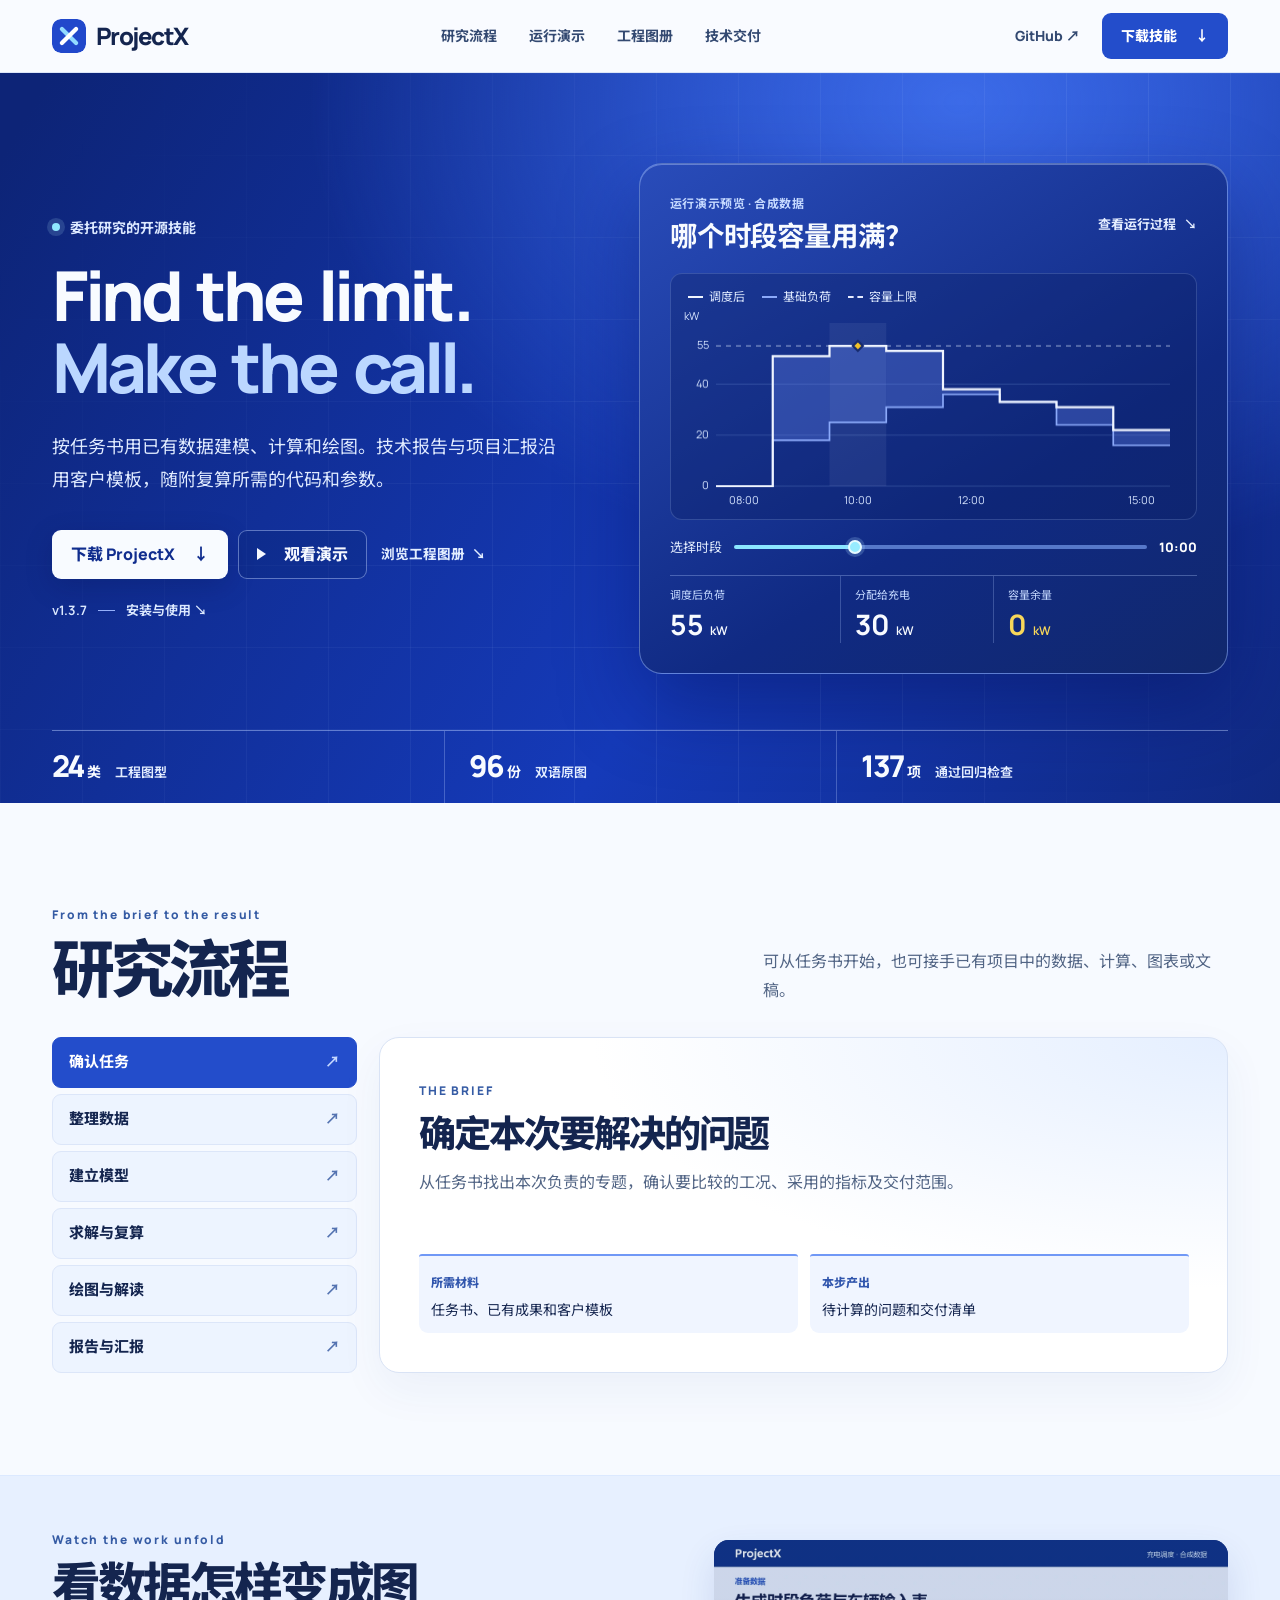
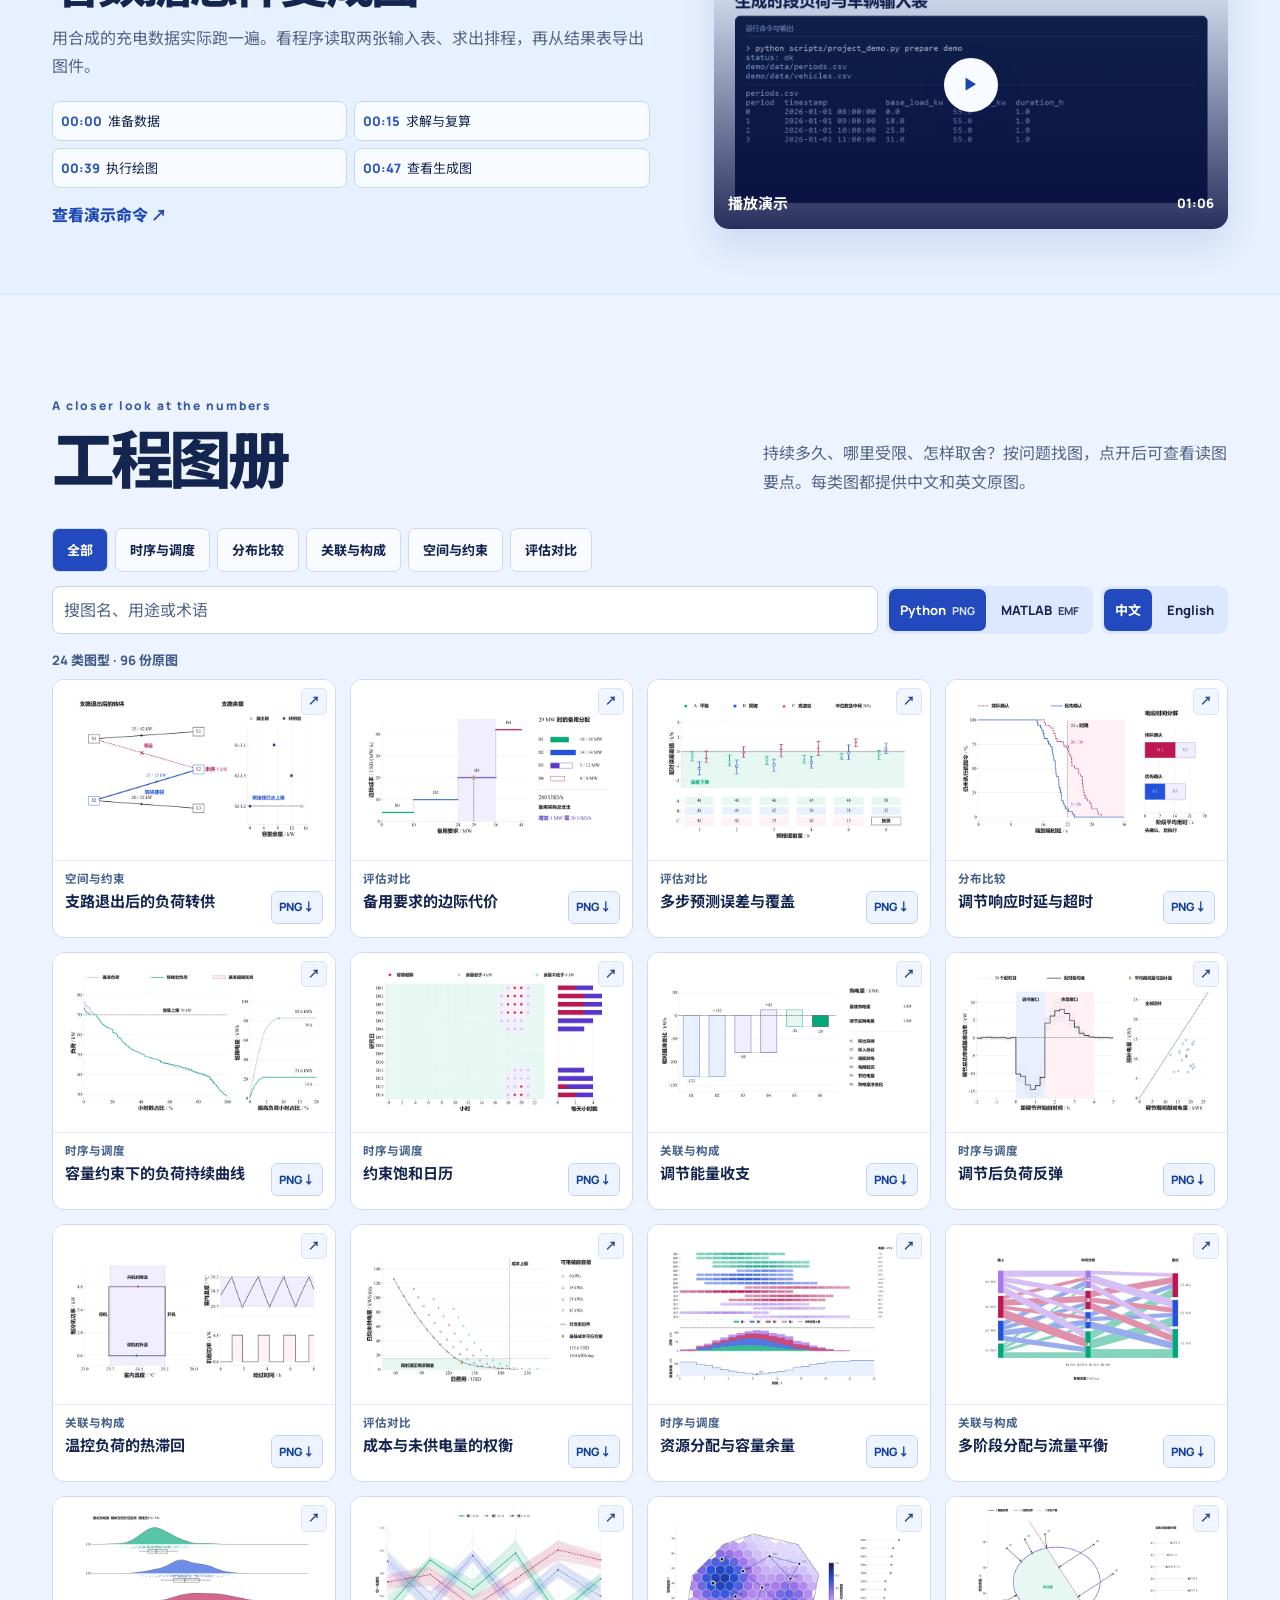
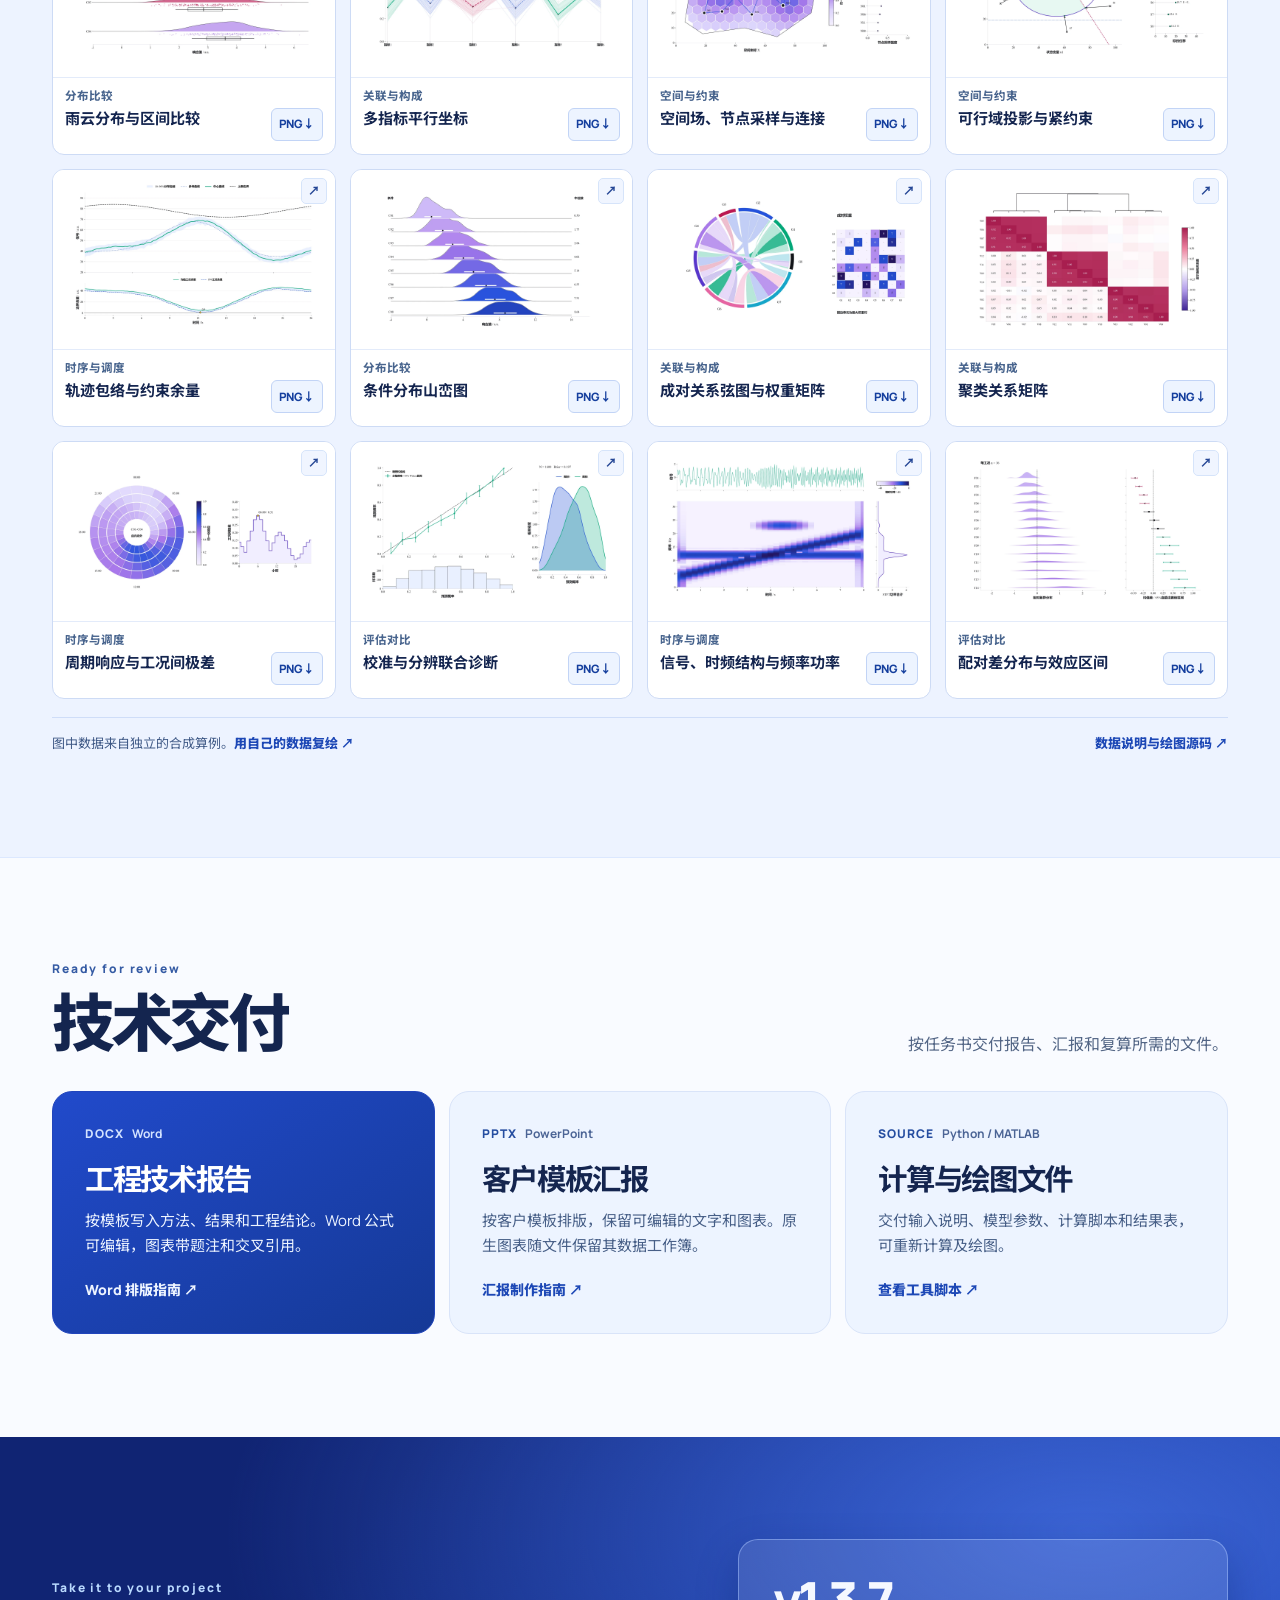
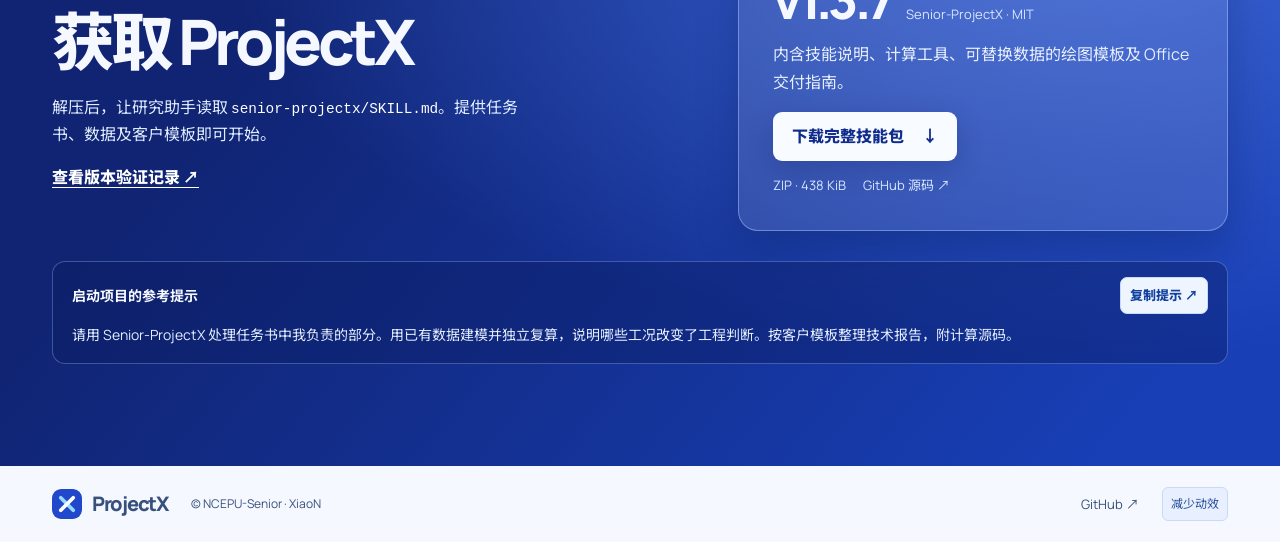
<file: docs/index.html>
<!doctype html>
<html lang="zh-CN">
<head>
  <meta charset="utf-8">
  <meta name="viewport" content="width=device-width, initial-scale=1">
  <meta name="theme-color" content="#0c35a8">
  <meta name="description" content="ProjectX 是横向委托研究技能。按任务书处理数据、建模计算及绘图，按客户模板编写技术报告或项目汇报。">
  <meta property="og:title" content="ProjectX — Find the limit. Make the call.">
  <meta property="og:description" content="面向委托研究的开源技能。查看工程图册或下载 ProjectX。">
  <meta property="og:type" content="website">
  <meta property="og:url" content="https://xiaonshen1031-eng.github.io/ProjectX/">
  <link rel="canonical" href="https://xiaonshen1031-eng.github.io/ProjectX/">
  <link rel="icon" href="assets/icon.svg?v=blue" type="image/svg+xml">
  <link rel="preload" href="assets/fonts/Manrope.woff2" as="font" type="font/woff2" crossorigin>
  <link rel="preload" href="assets/fonts/ProjectX-SansSC.woff2?v=137" as="font" type="font/woff2" crossorigin>
  <link rel="stylesheet" href="styles.css?v=137">
  <script src="app.js?v=137" defer></script>
  <script src="load-preview.js?v=122" defer></script>
  <title>ProjectX — Find the limit. Make the call.</title>
</head>
<body>
  <a class="skip-link" href="#main">跳到正文</a>
  <header class="site-header">
    <div class="shell header-inner">
      <a class="brand" href="#top" aria-label="ProjectX 首页">
        <img src="assets/icon.svg?v=blue" alt="" width="34" height="34">
        <span>ProjectX</span>
      </a>
      <nav id="site-nav" aria-label="主导航">
        <a href="#workflow">研究流程</a>
        <a href="#film">运行演示</a>
        <a href="#gallery">工程图册</a>
        <a href="#deliverables">技术交付</a>
        <a class="mobile-source" href="https://github.com/xiaonshen1031-eng/ProjectX">GitHub ↗</a>
      </nav>
      <div class="header-actions">
        <a class="nav-source" href="https://github.com/xiaonshen1031-eng/ProjectX">GitHub <span aria-hidden="true">↗</span></a>
        <a class="button header-download" data-download download href="downloads/Senior-ProjectX-v1.3.7.zip">下载技能 <span aria-hidden="true">↓</span></a>
        <button type="button" class="menu-toggle" aria-controls="site-nav" aria-expanded="false" aria-label="展开导航"><span></span><span></span></button>
      </div>
    </div>
  </header>
  <div id="top" aria-hidden="true"></div>
  <main id="main">
    <section class="hero" aria-labelledby="hero-title">
      <div class="shell">
        <div class="hero-grid">
          <div class="hero-copy">
            <p class="hero-kicker"><span class="status-dot" aria-hidden="true"></span>委托研究的开源技能</p>
            <h1 id="hero-title" lang="en"><span>Find the limit.</span><em>Make the call.</em></h1>
            <p class="hero-description">按任务书用已有数据建模、计算和绘图。技术报告与项目汇报沿用客户模板，随附复算所需的代码和参数。</p>
            <div class="hero-actions">
              <a class="button button-white" data-download download href="downloads/Senior-ProjectX-v1.3.7.zip">下载 ProjectX <span aria-hidden="true">↓</span></a>
              <button type="button" class="button button-ghost watch-video"><span class="play-icon" aria-hidden="true"></span>观看演示</button>
              <a class="hero-atlas-link" href="#gallery">浏览工程图册 <span aria-hidden="true">↘</span></a>
            </div>
            <p class="hero-version"><span data-version>v1.3.7</span><span class="version-divider" aria-hidden="true"></span><a href="#start">安装与使用 ↘</a></p>
          </div>
          <div class="hero-console" aria-labelledby="plot-title">
            <div class="console-top">
              <div><p class="console-caption">运行演示预览 · 合成数据</p><h2 id="plot-title">哪个时段容量用满？</h2></div>
              <a href="#film" class="console-link">查看运行过程 <span aria-hidden="true">↘</span></a>
            </div>
            <div class="plot-panel">
              <div class="plot-keys" aria-label="图例">
                <span><i class="key key-load"></i>调度后</span>
                <span><i class="key key-base"></i>基础负荷</span>
                <span><i class="key key-limit"></i>容量上限</span>
              </div>
              <canvas id="load-plot" role="img" aria-label="逐小时变压器负荷。两条阶梯线的高度差表示充电功率。10 时的调度后负荷达到 55 千瓦上限。"></canvas>
              <noscript><p class="plot-fallback">10:00 分配 30 kW 给充电，变压器负荷达到 55 kW 上限。</p></noscript>
            </div>
            <div class="console-scrub">
              <label for="load-period">选择时段</label>
              <input type="range" id="load-period" min="0" max="7" step="1" value="2" aria-valuetext="10:00">
              <output id="load-time" for="load-period">10:00</output>
            </div>
            <div class="console-readout at-limit" id="load-summary" aria-live="polite" aria-atomic="true">
              <div><span>调度后负荷</span><strong id="load-value">55 <small>kW</small></strong></div>
              <div><span>分配给充电</span><strong id="charging-value">30 <small>kW</small></strong></div>
              <div><span>容量余量</span><strong id="margin-value">0 <small>kW</small></strong></div>
            </div>
          </div>
        </div>
        <dl class="hero-proof">
          <div><dt>工程图型</dt><dd><span data-atlas-count>24</span> <small>类</small></dd></div>
          <div><dt>双语原图</dt><dd><span data-atlas-files>96</span> <small>份</small></dd></div>
          <div><dt>通过回归检查</dt><dd><span data-test-count>137</span> <small>项</small></dd></div>
        </dl>
      </div>
    </section>

    <section class="workflow-section section-space" id="workflow" aria-labelledby="workflow-title">
      <div class="shell">
        <div class="section-heading">
          <div><p class="eyebrow" lang="en">From the brief to the result</p><h2 id="workflow-title">研究流程</h2></div>
          <p>可从任务书开始，也可接手已有项目中的数据、计算、图表或文稿。</p>
        </div>
        <div class="workflow-layout">
          <div class="workflow-tabs" role="tablist" aria-label="研究阶段" aria-orientation="vertical">
            <button type="button" role="tab" id="stage-task" data-stage="task" aria-selected="true" aria-controls="workflow-detail" tabindex="0">确认任务 <span aria-hidden="true">↗</span></button>
            <button type="button" role="tab" id="stage-data" data-stage="data" aria-selected="false" aria-controls="workflow-detail" tabindex="-1">整理数据 <span aria-hidden="true">↗</span></button>
            <button type="button" role="tab" id="stage-model" data-stage="model" aria-selected="false" aria-controls="workflow-detail" tabindex="-1">建立模型 <span aria-hidden="true">↗</span></button>
            <button type="button" role="tab" id="stage-compute" data-stage="compute" aria-selected="false" aria-controls="workflow-detail" tabindex="-1">求解与复算 <span aria-hidden="true">↗</span></button>
            <button type="button" role="tab" id="stage-analysis" data-stage="analysis" aria-selected="false" aria-controls="workflow-detail" tabindex="-1">绘图与解读 <span aria-hidden="true">↗</span></button>
            <button type="button" role="tab" id="stage-delivery" data-stage="delivery" aria-selected="false" aria-controls="workflow-detail" tabindex="-1">报告与汇报 <span aria-hidden="true">↗</span></button>
          </div>
          <div class="workflow-detail" role="tabpanel" id="workflow-detail" aria-labelledby="stage-task" tabindex="0">
            <div class="workflow-prose">
              <span class="eyebrow" id="workflow-step-label" lang="en">THE BRIEF</span>
              <h3 id="workflow-step-title">确定本次要解决的问题</h3>
              <p id="workflow-step-body">从任务书找出本次负责的专题，确认要比较的工况、采用的指标及交付范围。</p>
            </div>
            <div class="workflow-chain">
              <div><span>所需材料</span><p id="workflow-input">任务书、已有成果和客户模板</p></div>
              <div><span>本步产出</span><p id="workflow-output">待计算的问题和交付清单</p></div>
            </div>
          </div>
        </div>
      </div>
    </section>

    <section class="film-section" id="film" aria-labelledby="film-title">
      <div class="shell film-layout">
        <div>
          <p class="eyebrow" lang="en">Watch the work unfold</p>
          <h2 id="film-title">看数据怎样变成图</h2>
          <p>用合成的充电数据实际跑一遍。看程序读取两张输入表、求出排程，再从结果表导出图件。</p>
          <div class="film-chapters" aria-label="视频章节">
            <button type="button" data-chapter="data"><span></span> 准备数据</button>
            <button type="button" data-chapter="solve"><span></span> 求解与复算</button>
            <button type="button" data-chapter="plot"><span></span> 执行绘图</button>
            <button type="button" data-chapter="read"><span></span> 查看生成图</button>
          </div>
          <a class="inline-link film-run-link" href="https://github.com/xiaonshen1031-eng/ProjectX/blob/main/skill/senior-projectx/references/project-allocation-demo.md">查看演示命令 ↗</a>
        </div>
        <button type="button" aria-label="播放 ProjectX 数据和绘图演示" class="film-poster watch-video"><img alt="" height="720" loading="lazy" src="assets/project-workflow-poster.webp?v=137" width="1280"><span class="film-shade"></span><span aria-hidden="true" class="film-play">▶</span><span class="film-label"><strong>播放演示</strong></span><span class="film-duration" data-video-duration></span></button>
      </div>
    </section>

    <div class="gallery-theme section-space">
      <section aria-labelledby="gallery-title" class="gallery-section shell" id="gallery">
        <div class="section-heading">
          <div><p class="eyebrow" lang="en">A closer look at the numbers</p><h2 id="gallery-title">工程图册</h2></div>
          <p>持续多久、哪里受限、怎样取舍？按问题找图，点开后可查看读图要点。每类图都提供中文和英文原图。</p>
        </div>
        <div class="gallery-toolbar" id="gallery-toolbar">
          <div aria-label="筛选图型" class="category-switch" role="group">
            <button type="button" aria-pressed="true" data-category="all">全部</button>
            <button type="button" aria-pressed="false" data-category="time">时序与调度</button>
            <button type="button" aria-pressed="false" data-category="distribution">分布比较</button>
            <button type="button" aria-pressed="false" data-category="relation">关联与构成</button>
            <button type="button" aria-pressed="false" data-category="space">空间与约束</button>
            <button type="button" aria-pressed="false" data-category="evaluation">评估对比</button>
          </div>
          <div class="atlas-controls">
            <div class="atlas-search">
              <label class="visually-hidden" for="chart-search">搜索图型</label>
              <div><input aria-controls="chart-grid" autocomplete="off" id="chart-search" placeholder="搜图名、用途或术语" type="search"><button type="button" hidden id="clear-search">清空</button></div>
            </div>
            <div aria-label="选择绘图工具" class="mode-switch" role="group">
              <button type="button" aria-pressed="true" data-mode="python">Python <span>PNG</span></button>
              <button type="button" aria-pressed="false" data-mode="matlab">MATLAB <span>EMF</span></button>
            </div>
            <div aria-label="选择图中文字语言" class="language-switch" role="group">
              <button type="button" aria-pressed="true" data-lang="zh">中文</button>
              <button type="button" aria-pressed="false" data-lang="en" lang="en">English</button>
            </div>
          </div>
        </div>
        <div class="collection-caption">
          <p><span data-atlas-count>24</span> 类图型 · <span data-atlas-files>96</span> 份原图</p>
          <p id="collection-status" role="status" aria-live="polite"></p>
        </div>
        <div class="chart-grid" id="chart-grid">
          <!-- atlas cards -->
          <figure class="chart-card" id="chart-contingency" data-chart="contingency" data-family="space" data-python-source="build_python_engineering.py" data-matlab-source="build_matlab_engineering.m" data-title-zh="支路退出后的负荷转供" data-description-zh="支路停运后，联络线送出 15 kW，达到上限。L2 还有 3 kW 的负荷未能供电。" data-tags-zh="转供路径 · 联络容量 · 未供功率" data-title-en="Load transfer after a branch outage" data-description-en="After the outage, the tie carries its full 15 kW. Another 3 kW of load at L2 remains unserved." data-tags-en="Transfer path · Tie rating · Unserved power">
            <a class="chart-image" data-open href="downloads/figures/python/zh/contingency.png" aria-label="查看支路退出后的负荷转供大图">
              <img src="assets/charts/zh/python-contingency.webp" alt="" width="1440" height="864" loading="lazy" decoding="async">
              <span class="expand-mark" aria-hidden="true">↗</span>
            </a>
            <figcaption>
              <p class="chart-family">空间与约束</p>
              <h3>支路退出后的负荷转供</h3>
              <a class="chart-download" href="downloads/figures/python/zh/contingency.png" download="contingency-zh.png" aria-label="下载支路退出后的负荷转供的中文 PNG 原图">PNG <span aria-hidden="true">↓</span></a>
            </figcaption>
          </figure>
          <figure class="chart-card" id="chart-marginal-cost" data-chart="marginal-cost" data-family="evaluation" data-python-source="build_python_engineering.py" data-matlab-source="build_matlab_engineering.m" data-title-zh="备用要求的边际代价" data-description-zh="备用需求为 29 MW 时，前两档已满。再增购 1 MW 仍由 B3 提供，额外费用为 20 美元每小时。需求超过 36 MW 后进入下一档。" data-tags-zh="分段边际成本 · 容量台阶 · 备用分配" data-title-en="Marginal cost of additional reserve" data-description-en="The first two blocks are full at 29 MW. One more megawatt comes from B3 and costs $20 per hour. The next block starts above 36 MW." data-tags-en="Merit order · Capacity blocks · Reserve allocation">
            <a class="chart-image" data-open href="downloads/figures/python/zh/marginal-cost.png" aria-label="查看备用要求的边际代价大图">
              <img src="assets/charts/zh/python-marginal-cost.webp" alt="" width="1440" height="864" loading="lazy" decoding="async">
              <span class="expand-mark" aria-hidden="true">↗</span>
            </a>
            <figcaption>
              <p class="chart-family">评估对比</p>
              <h3>备用要求的边际代价</h3>
              <a class="chart-download" href="downloads/figures/python/zh/marginal-cost.png" download="marginal-cost-zh.png" aria-label="下载备用要求的边际代价的中文 PNG 原图">PNG <span aria-hidden="true">↓</span></a>
            </figcaption>
          </figure>
          <figure class="chart-card" id="chart-error-horizon" data-chart="error-horizon" data-family="evaluation" data-python-source="build_python_engineering.py" data-matlab-source="build_matlab_engineering.m" data-title-zh="多步预测误差与覆盖" data-description-zh="按工况和提前量分别配对，零线以下表示修订后误差更小。高波动工况下，提前 6 小时的误差差值中位数为正，提前 8 小时没有配对样本。" data-tags-zh="多步预测 · 配对绝对误差 · 有效覆盖" data-title-en="Forecast errors across lead times" data-description-en="Pair forecasts within each regime and lead time. Values below zero favor the revised forecast. For high variability, the median difference is positive at six hours and no pairs are available at eight." data-tags-en="Lead time · Paired error · Coverage">
            <a class="chart-image" data-open href="downloads/figures/python/zh/error-horizon.png" aria-label="查看多步预测误差与覆盖大图">
              <img src="assets/charts/zh/python-error-horizon.webp" alt="" width="1440" height="864" loading="lazy" decoding="async">
              <span class="expand-mark" aria-hidden="true">↗</span>
            </a>
            <figcaption>
              <p class="chart-family">评估对比</p>
              <h3>多步预测误差与覆盖</h3>
              <a class="chart-download" href="downloads/figures/python/zh/error-horizon.png" download="error-horizon-zh.png" aria-label="下载多步预测误差与覆盖的中文 PNG 原图">PNG <span aria-hidden="true">↓</span></a>
            </figcaption>
          </figure>
          <figure class="chart-card" id="chart-response-delay" data-chart="response-delay" data-family="distribution" data-python-source="build_python_engineering.py" data-matlab-source="build_matlab_engineering.m" data-title-zh="调节响应时延与超时" data-description-zh="以 22 秒为时限，优先确认将超时指令由 26 条降至 3 条，两组各 36 条。两组平均执行时长均约为 9.5 秒，时延的改善来自确认等待时间缩短。" data-tags-zh="响应时延 · 超时比例 · 确认等待" data-title-en="Actuation latency and deadline misses" data-description-en="Under a 22-second deadline, priority confirmation cuts misses from 26 of 36 commands to 3 of 36. Actuation takes about 9.5 seconds in both runs. The time savings come from shorter waits for confirmation." data-tags-en="Latency · Missed deadlines · Command confirmation">
            <a class="chart-image" data-open href="downloads/figures/python/zh/response-delay.png" aria-label="查看调节响应时延与超时大图">
              <img src="assets/charts/zh/python-response-delay.webp" alt="" width="1440" height="864" loading="lazy" decoding="async">
              <span class="expand-mark" aria-hidden="true">↗</span>
            </a>
            <figcaption>
              <p class="chart-family">分布比较</p>
              <h3>调节响应时延与超时</h3>
              <a class="chart-download" href="downloads/figures/python/zh/response-delay.png" download="response-delay-zh.png" aria-label="下载调节响应时延与超时的中文 PNG 原图">PNG <span aria-hidden="true">↓</span></a>
            </figcaption>
          </figure>
          <figure class="chart-card" id="chart-duration" data-chart="duration" data-family="time" data-python-source="build_python_engineering.py" data-matlab-source="build_matlab_engineering.m" data-title-zh="容量约束下的负荷持续曲线" data-description-zh="负荷按功率从大到小排列。右图累计超过容量上限的电量，用于区分少数尖峰和持续超限。" data-tags-zh="负荷排序 · 超限小时 · 超限电量" data-title-en="Capacity and load duration" data-description-en="Sort hourly loads from highest to lowest. The companion curve accumulates energy above capacity, showing how much of the excess comes from the highest peaks." data-tags-en="Load duration · Exceedance hours · Excess energy">
            <a class="chart-image" data-open href="downloads/figures/python/zh/duration.png" aria-label="查看容量约束下的负荷持续曲线大图">
              <img src="assets/charts/zh/python-duration.webp" alt="" width="1440" height="864" loading="lazy" decoding="async">
              <span class="expand-mark" aria-hidden="true">↗</span>
            </a>
            <figcaption>
              <p class="chart-family">时序与调度</p>
              <h3>容量约束下的负荷持续曲线</h3>
              <a class="chart-download" href="downloads/figures/python/zh/duration.png" download="duration-zh.png" aria-label="下载容量约束下的负荷持续曲线的中文 PNG 原图">PNG <span aria-hidden="true">↓</span></a>
            </figcaption>
          </figure>
          <figure class="chart-card" id="chart-saturation" data-chart="saturation" data-family="time" data-python-source="build_python_engineering.py" data-matlab-source="build_matlab_engineering.m" data-title-zh="约束饱和日历" data-description-zh="按日期和小时定位接近容量上限的时段。右侧列出每天超限和余量不足的小时数。" data-tags-zh="逐时余量 · 超限 · 日内聚集" data-title-en="Constraint saturation calendar" data-description-en="Find when capacity headroom runs low. The bars count each day’s overload hours and near-limit hours." data-tags-en="Hourly headroom · Overload · Daily clustering">
            <a class="chart-image" data-open href="downloads/figures/python/zh/saturation.png" aria-label="查看约束饱和日历大图">
              <img src="assets/charts/zh/python-saturation.webp" alt="" width="1440" height="864" loading="lazy" decoding="async">
              <span class="expand-mark" aria-hidden="true">↗</span>
            </a>
            <figcaption>
              <p class="chart-family">时序与调度</p>
              <h3>约束饱和日历</h3>
              <a class="chart-download" href="downloads/figures/python/zh/saturation.png" download="saturation-zh.png" aria-label="下载约束饱和日历的中文 PNG 原图">PNG <span aria-hidden="true">↓</span></a>
            </figcaption>
          </figure>
          <figure class="chart-card" id="chart-energy-bridge" data-chart="energy-bridge" data-family="relation" data-python-source="build_python_engineering.py" data-matlab-source="build_matlab_engineering.m" data-title-zh="调节能量收支" data-description-zh="用有符号的能量增量核对移峰、储能放电、回充和节能各自贡献，再读调节前后的购电总量。" data-tags-zh="能量平衡 · 跨时段转移 · 储能损耗" data-title-en="Dispatch energy budget" data-description-en="Reconcile each signed contribution from load shifting, storage discharge, recharge and efficiency. Compare the resulting grid energy with the baseline total." data-tags-en="Energy balance · Load shifting · Storage loss">
            <a class="chart-image" data-open href="downloads/figures/python/zh/energy-bridge.png" aria-label="查看调节能量收支大图">
              <img src="assets/charts/zh/python-energy-bridge.webp" alt="" width="1440" height="864" loading="lazy" decoding="async">
              <span class="expand-mark" aria-hidden="true">↗</span>
            </a>
            <figcaption>
              <p class="chart-family">关联与构成</p>
              <h3>调节能量收支</h3>
              <a class="chart-download" href="downloads/figures/python/zh/energy-bridge.png" download="energy-bridge-zh.png" aria-label="下载调节能量收支的中文 PNG 原图">PNG <span aria-hidden="true">↓</span></a>
            </figcaption>
          </figure>
          <figure class="chart-card" id="chart-rebound" data-chart="rebound" data-family="time" data-python-source="build_python_engineering.py" data-matlab-source="build_matlab_engineering.m" data-title-zh="调节后负荷反弹" data-description-zh="以调节开始为零点，比较同一天有无控制的功率差。右图按同日配对回补电量和削减电量。对角线下方的点表示回补抵消了部分削减。" data-tags-zh="配对工况 · 事件对齐 · 回补电量" data-title-en="Post-dispatch rebound" data-description-en="Align same-day controlled and uncontrolled runs to the event start. Compare their power differences. Points below the diagonal show that rebound offsets only part of each event’s energy reduction." data-tags-en="Matched runs · Event alignment · Rebound energy">
            <a class="chart-image" data-open href="downloads/figures/python/zh/rebound.png" aria-label="查看调节后负荷反弹大图">
              <img src="assets/charts/zh/python-rebound.webp" alt="" width="1440" height="864" loading="lazy" decoding="async">
              <span class="expand-mark" aria-hidden="true">↗</span>
            </a>
            <figcaption>
              <p class="chart-family">时序与调度</p>
              <h3>调节后负荷反弹</h3>
              <a class="chart-download" href="downloads/figures/python/zh/rebound.png" download="rebound-zh.png" aria-label="下载调节后负荷反弹的中文 PNG 原图">PNG <span aria-hidden="true">↓</span></a>
            </figcaption>
          </figure>
          <figure class="chart-card" id="chart-hysteresis" data-chart="hysteresis" data-family="relation" data-python-source="build_python_engineering.py" data-matlab-source="build_matlab_engineering.m" data-title-zh="温控负荷的热滞回" data-description-zh="用开机和停机的两个温度阈值解释同一温度下的不同功率状态，并在时序中核对这些切换。" data-tags-zh="室温阈值 · 温控开关 · 功率状态" data-title-en="Thermal load hysteresis" data-description-en="Read why the same indoor temperature can correspond to two power states. The aligned timeline shows cooling switching on and off at different thresholds." data-tags-en="Temperature thresholds · Thermostat switching · Power state">
            <a class="chart-image" data-open href="downloads/figures/python/zh/hysteresis.png" aria-label="查看温控负荷的热滞回大图">
              <img src="assets/charts/zh/python-hysteresis.webp" alt="" width="1440" height="864" loading="lazy" decoding="async">
              <span class="expand-mark" aria-hidden="true">↗</span>
            </a>
            <figcaption>
              <p class="chart-family">关联与构成</p>
              <h3>温控负荷的热滞回</h3>
              <a class="chart-download" href="downloads/figures/python/zh/hysteresis.png" download="hysteresis-zh.png" aria-label="下载温控负荷的热滞回的中文 PNG 原图">PNG <span aria-hidden="true">↓</span></a>
            </figcaption>
          </figure>
          <figure class="chart-card" id="chart-pareto" data-chart="pareto" data-family="evaluation" data-python-source="build_python_engineering.py" data-matlab-source="build_matlab_engineering.m" data-title-zh="成本与未供电量的权衡" data-description-zh="绘制各储能容量下的运行候选方案。用非支配边界识别同时满足成本和可靠性限值的最低成本方案。" data-tags-zh="非支配边界 · 储能容量 · 可靠性限值" data-title-en="Cost and unserved-energy trade-off" data-description-en="Compare operating plans across storage capacities. The nondominated frontier identifies the least-cost plan that meets both the cost and reliability limits." data-tags-en="Nondominated frontier · Storage capacity · Reliability limit">
            <a class="chart-image" data-open href="downloads/figures/python/zh/pareto.png" aria-label="查看成本与未供电量的权衡大图">
              <img src="assets/charts/zh/python-pareto.webp" alt="" width="1440" height="864" loading="lazy" decoding="async">
              <span class="expand-mark" aria-hidden="true">↗</span>
            </a>
            <figcaption>
              <p class="chart-family">评估对比</p>
              <h3>成本与未供电量的权衡</h3>
              <a class="chart-download" href="downloads/figures/python/zh/pareto.png" download="pareto-zh.png" aria-label="下载成本与未供电量的权衡的中文 PNG 原图">PNG <span aria-hidden="true">↓</span></a>
            </figcaption>
          </figure>
          <figure class="chart-card" id="chart-gantt" data-chart="gantt" data-family="time" data-python-source="build_bilingual.py" data-matlab-source="build_matlab_extra.m" data-title-zh="资源分配与容量余量" data-description-zh="上下两组图共用时间轴。逐车分配累加后得到总功率，容量余量最小的时段用菱形标出。" data-tags-zh="分配窗口 · 电量 · 容量余量" data-title-en="Resource assignment and capacity headroom" data-description-en="Read vehicle assignments and aggregate power on the same time axis. A diamond marks the hour with the least headroom." data-tags-en="Time windows · Delivered energy · Headroom">
            <a class="chart-image" data-open href="downloads/figures/python/zh/gantt.png" aria-label="查看资源分配与容量余量大图">
              <img src="assets/charts/zh/python-gantt.webp" alt="" width="1440" height="864" loading="lazy" decoding="async">
              <span class="expand-mark" aria-hidden="true">↗</span>
            </a>
            <figcaption>
              <p class="chart-family">时序与调度</p>
              <h3>资源分配与容量余量</h3>
              <a class="chart-download" href="downloads/figures/python/zh/gantt.png" download="gantt-zh.png" aria-label="下载资源分配与容量余量的中文 PNG 原图">PNG <span aria-hidden="true">↓</span></a>
            </figcaption>
          </figure>
          <figure class="chart-card" id="chart-sankey" data-chart="sankey" data-family="relation" data-python-source="build_bilingual.py" data-matlab-source="build_matlab_extra.m" data-title-zh="多阶段分配与流量平衡" data-description-zh="沿带宽追踪三级分配。从各节点读取流量，再核对每一级的总量。" data-tags-zh="阶段分配 · 节点总量 · 流量守恒" data-title-en="Multi-stage allocation and flow balance" data-description-en="Follow the ribbon widths through three stages. Node values let you check flow conservation at each stage." data-tags-en="Stage allocation · Node totals · Conservation">
            <a class="chart-image" data-open href="downloads/figures/python/zh/sankey.png" aria-label="查看多阶段分配与流量平衡大图">
              <img src="assets/charts/zh/python-sankey.webp" alt="" width="1440" height="864" loading="lazy" decoding="async">
              <span class="expand-mark" aria-hidden="true">↗</span>
            </a>
            <figcaption>
              <p class="chart-family">关联与构成</p>
              <h3>多阶段分配与流量平衡</h3>
              <a class="chart-download" href="downloads/figures/python/zh/sankey.png" download="sankey-zh.png" aria-label="下载多阶段分配与流量平衡的中文 PNG 原图">PNG <span aria-hidden="true">↓</span></a>
            </figcaption>
          </figure>
          <figure class="chart-card" id="chart-raincloud" data-chart="raincloud" data-family="distribution" data-python-source="build_bilingual.py" data-matlab-source="build_matlab_extra.m" data-title-zh="雨云分布与区间比较" data-description-zh="在同一行查看原始观测及其密度。箱体覆盖中间一半样本，须线标出第 10 和第 90 百分位。" data-tags-zh="分布形态 · 原始点 · 区间统计" data-title-en="Raincloud distributions and intervals" data-description-en="Read the observations and their density on each row. The box spans the middle half of the sample and the whiskers mark the 10th and 90th percentiles." data-tags-en="Distribution shape · Observations · Interval statistics">
            <a class="chart-image" data-open href="downloads/figures/python/zh/raincloud.png" aria-label="查看雨云分布与区间比较大图">
              <img src="assets/charts/zh/python-raincloud.webp" alt="" width="1440" height="864" loading="lazy" decoding="async">
              <span class="expand-mark" aria-hidden="true">↗</span>
            </a>
            <figcaption>
              <p class="chart-family">分布比较</p>
              <h3>雨云分布与区间比较</h3>
              <a class="chart-download" href="downloads/figures/python/zh/raincloud.png" download="raincloud-zh.png" aria-label="下载雨云分布与区间比较的中文 PNG 原图">PNG <span aria-hidden="true">↓</span></a>
            </figcaption>
          </figure>
          <figure class="chart-card" id="chart-parallel" data-chart="parallel" data-family="relation" data-python-source="build_bilingual.py" data-matlab-source="build_matlab_extra.m" data-title-zh="多指标平行坐标" data-description-zh="每条线代表一个方案。相邻轴上的线束出现交叉时，可以比较方案在两项指标上的排序变化。" data-tags-zh="多指标 · 方案群组 · 分布包络" data-title-en="Multi-metric parallel coordinates" data-description-en="Each line represents one case. Crossings show where cases change rank between neighboring metrics." data-tags-en="Multiple metrics · Groups · Distribution envelopes">
            <a class="chart-image" data-open href="downloads/figures/python/zh/parallel.png" aria-label="查看多指标平行坐标大图">
              <img src="assets/charts/zh/python-parallel.webp" alt="" width="1440" height="864" loading="lazy" decoding="async">
              <span class="expand-mark" aria-hidden="true">↗</span>
            </a>
            <figcaption>
              <p class="chart-family">关联与构成</p>
              <h3>多指标平行坐标</h3>
              <a class="chart-download" href="downloads/figures/python/zh/parallel.png" download="parallel-zh.png" aria-label="下载多指标平行坐标的中文 PNG 原图">PNG <span aria-hidden="true">↓</span></a>
            </figcaption>
          </figure>
          <figure class="chart-card" id="chart-spatial" data-chart="spatial" data-family="space" data-python-source="build_bilingual.py" data-matlab-source="build_matlab.m" data-title-zh="空间场、节点采样与连接" data-description-zh="在左图定位网络节点。右图按采样场强排序，可查各节点落在场强分布的哪一端。" data-tags-zh="空间场 · 节点采样 · 网络连接" data-title-en="Spatial field and network samples" data-description-en="Find each network node on the map. The ranking at right compares field intensity at the same node locations." data-tags-en="Spatial field · Node samples · Network links">
            <a class="chart-image" data-open href="downloads/figures/python/zh/spatial.png" aria-label="查看空间场、节点采样与连接大图">
              <img src="assets/charts/zh/python-spatial.webp" alt="" width="1440" height="864" loading="lazy" decoding="async">
              <span class="expand-mark" aria-hidden="true">↗</span>
            </a>
            <figcaption>
              <p class="chart-family">空间与约束</p>
              <h3>空间场、节点采样与连接</h3>
              <a class="chart-download" href="downloads/figures/python/zh/spatial.png" download="spatial-zh.png" aria-label="下载空间场、节点采样与连接的中文 PNG 原图">PNG <span aria-hidden="true">↓</span></a>
            </figcaption>
          </figure>
          <figure class="chart-card" id="chart-feasibility" data-chart="feasibility" data-family="space" data-python-source="build_bilingual.py" data-matlab-source="build_matlab.m" data-title-zh="可行域投影与紧约束" data-description-zh="箭头把原状态连到最近可行点。右侧列出移动距离，并标明投影碰到哪条边界。" data-tags-zh="可行域 · 欧氏投影 · 紧约束" data-title-en="Feasible-state projection and binding constraints" data-description-en="Arrows connect each original state to the nearest feasible point. The side panel records the distance and the active constraints." data-tags-en="Feasible domain · Euclidean projection · Active constraints">
            <a class="chart-image" data-open href="downloads/figures/python/zh/feasibility.png" aria-label="查看可行域投影与紧约束大图">
              <img src="assets/charts/zh/python-feasibility.webp" alt="" width="1440" height="864" loading="lazy" decoding="async">
              <span class="expand-mark" aria-hidden="true">↗</span>
            </a>
            <figcaption>
              <p class="chart-family">空间与约束</p>
              <h3>可行域投影与紧约束</h3>
              <a class="chart-download" href="downloads/figures/python/zh/feasibility.png" download="feasibility-zh.png" aria-label="下载可行域投影与紧约束的中文 PNG 原图">PNG <span aria-hidden="true">↓</span></a>
            </figcaption>
          </figure>
          <figure class="chart-card" id="chart-trajectory" data-chart="trajectory" data-family="time" data-python-source="build_bilingual.py" data-matlab-source="build_matlab.m" data-title-zh="轨迹包络与约束余量" data-description-zh="沿时间轴对齐均值和第 90 百分位。两条余量曲线显示高位工况离上限还有多少距离。" data-tags-zh="时序包络 · 上限边界 · 分位余量" data-title-en="Trajectory envelope and headroom" data-description-en="Align the mean and 90th percentile in time. Their margins show how close each profile comes to the upper limit." data-tags-en="Trajectory envelope · Bound · Quantile headroom">
            <a class="chart-image" data-open href="downloads/figures/python/zh/trajectory.png" aria-label="查看轨迹包络与约束余量大图">
              <img src="assets/charts/zh/python-trajectory.webp" alt="" width="1440" height="864" loading="lazy" decoding="async">
              <span class="expand-mark" aria-hidden="true">↗</span>
            </a>
            <figcaption>
              <p class="chart-family">时序与调度</p>
              <h3>轨迹包络与约束余量</h3>
              <a class="chart-download" href="downloads/figures/python/zh/trajectory.png" download="trajectory-zh.png" aria-label="下载轨迹包络与约束余量的中文 PNG 原图">PNG <span aria-hidden="true">↓</span></a>
            </figcaption>
          </figure>
          <figure class="chart-card" id="chart-ridges" data-chart="ridges" data-family="distribution" data-python-source="build_bilingual.py" data-matlab-source="build_matlab.m" data-title-zh="条件分布山峦图" data-description-zh="密度峰显示各工况的常见取值。用中位数和四分位区间比较分布的位移。" data-tags-zh="密度 · 中位数 · 四分位距" data-title-en="Conditional ridgeline distributions" data-description-en="Density peaks show where observations cluster. Medians and quartiles show how the distributions shift across conditions." data-tags-en="Density · Median · Interquartile range">
            <a class="chart-image" data-open href="downloads/figures/python/zh/ridges.png" aria-label="查看条件分布山峦图大图">
              <img src="assets/charts/zh/python-ridges.webp" alt="" width="1440" height="864" loading="lazy" decoding="async">
              <span class="expand-mark" aria-hidden="true">↗</span>
            </a>
            <figcaption>
              <p class="chart-family">分布比较</p>
              <h3>条件分布山峦图</h3>
              <a class="chart-download" href="downloads/figures/python/zh/ridges.png" download="ridges-zh.png" aria-label="下载条件分布山峦图的中文 PNG 原图">PNG <span aria-hidden="true">↓</span></a>
            </figcaption>
          </figure>
          <figure class="chart-card" id="chart-chord" data-chart="chord" data-family="relation" data-python-source="build_bilingual.py" data-matlab-source="build_matlab.m" data-title-zh="成对关系弦图与权重矩阵" data-description-zh="弦带宽度来自右侧矩阵。带框单元格标出最大权重，可据此查回对应的一对节点。" data-tags-zh="关系网络 · 权重矩阵 · 最大成对权重" data-title-en="Pairwise connections and weight matrix" data-description-en="Each ribbon width comes from the matrix at right. Outlined cells identify the pairs with maximal weight." data-tags-en="Relation network · Weight matrix · Maximum pairs">
            <a class="chart-image" data-open href="downloads/figures/python/zh/chord.png" aria-label="查看成对关系弦图与权重矩阵大图">
              <img src="assets/charts/zh/python-chord.webp" alt="" width="1440" height="864" loading="lazy" decoding="async">
              <span class="expand-mark" aria-hidden="true">↗</span>
            </a>
            <figcaption>
              <p class="chart-family">关联与构成</p>
              <h3>成对关系弦图与权重矩阵</h3>
              <a class="chart-download" href="downloads/figures/python/zh/chord.png" download="chord-zh.png" aria-label="下载成对关系弦图与权重矩阵的中文 PNG 原图">PNG <span aria-hidden="true">↓</span></a>
            </figcaption>
          </figure>
          <figure class="chart-card" id="chart-cluster" data-chart="cluster" data-family="relation" data-python-source="build_bilingual.py" data-matlab-source="build_matlab.m" data-title-zh="聚类关系矩阵" data-description-zh="聚类树和矩阵按相同顺序排列变量。沿色块读出组内相关系数，再查看组间相关的正负。" data-tags-zh="层级聚类 · 相关系数 · 同序排列" data-title-en="Clustered correlation matrix" data-description-en="The tree and matrix use the same variable order. Read the blocks for within-group correlation and the off-diagonal blocks for its sign between groups." data-tags-en="Hierarchical clustering · Correlation · Consistent ordering">
            <a class="chart-image" data-open href="downloads/figures/python/zh/cluster.png" aria-label="查看聚类关系矩阵大图">
              <img src="assets/charts/zh/python-cluster.webp" alt="" width="1440" height="864" loading="lazy" decoding="async">
              <span class="expand-mark" aria-hidden="true">↗</span>
            </a>
            <figcaption>
              <p class="chart-family">关联与构成</p>
              <h3>聚类关系矩阵</h3>
              <a class="chart-download" href="downloads/figures/python/zh/cluster.png" download="cluster-zh.png" aria-label="下载聚类关系矩阵的中文 PNG 原图">PNG <span aria-hidden="true">↓</span></a>
            </figcaption>
          </figure>
          <figure class="chart-card" id="chart-polar" data-chart="polar" data-family="time" data-python-source="build_bilingual.py" data-matlab-source="build_matlab_extra.m" data-title-zh="周期响应与工况间极差" data-description-zh="四圈共用小时刻度。环形色带显示各工况的响应，右侧极差曲线定位工况分化最大的小时。" data-tags-zh="周期响应 · 环带索引 · 工况极差" data-title-en="Circular profiles and between-condition range" data-description-en="The four rings share the hour scale. Their colors show condition-specific response and the range trace at right identifies the hours of greatest spread." data-tags-en="Periodic response · Condition rings · Range">
            <a class="chart-image" data-open href="downloads/figures/python/zh/polar.png" aria-label="查看周期响应与工况间极差大图">
              <img src="assets/charts/zh/python-polar.webp" alt="" width="1440" height="864" loading="lazy" decoding="async">
              <span class="expand-mark" aria-hidden="true">↗</span>
            </a>
            <figcaption>
              <p class="chart-family">时序与调度</p>
              <h3>周期响应与工况间极差</h3>
              <a class="chart-download" href="downloads/figures/python/zh/polar.png" download="polar-zh.png" aria-label="下载周期响应与工况间极差的中文 PNG 原图">PNG <span aria-hidden="true">↓</span></a>
            </figcaption>
          </figure>
          <figure class="chart-card" id="chart-calibration" data-chart="calibration" data-family="evaluation" data-python-source="build_bilingual.py" data-matlab-source="build_matlab_extra.m" data-title-zh="校准与分辨联合诊断" data-description-zh="用分箱样本量解读校准区间的宽度。侧图显示两类样本的预测概率在哪些区间重叠。" data-tags-zh="校准区间 · 样本量 · 概率分布" data-title-en="Calibration and discrimination diagnostics" data-description-en="Use the bin counts to interpret the width of the calibration intervals. The companion distributions show where the classes overlap in predicted probability." data-tags-en="Calibration intervals · Bin counts · Probability distributions">
            <a class="chart-image" data-open href="downloads/figures/python/zh/calibration.png" aria-label="查看校准与分辨联合诊断大图">
              <img src="assets/charts/zh/python-calibration.webp" alt="" width="1440" height="864" loading="lazy" decoding="async">
              <span class="expand-mark" aria-hidden="true">↗</span>
            </a>
            <figcaption>
              <p class="chart-family">评估对比</p>
              <h3>校准与分辨联合诊断</h3>
              <a class="chart-download" href="downloads/figures/python/zh/calibration.png" download="calibration-zh.png" aria-label="下载校准与分辨联合诊断的中文 PNG 原图">PNG <span aria-hidden="true">↓</span></a>
            </figcaption>
          </figure>
          <figure class="chart-card" id="chart-spectrum" data-chart="spectrum" data-family="time" data-python-source="build_bilingual.py" data-matlab-source="build_matlab_extra.m" data-title-zh="信号、时频结构与频率功率" data-description-zh="时频图标出频率分量出现的时段。右图汇总各窗口的功率，可比较各频率的总功率贡献。" data-tags-zh="时频结构 · 频率 · STFT功率" data-title-en="Signal, time-frequency structure and spectral power" data-description-en="The spectrogram locates frequency components in time. The profile at right sums power over windows to compare total power at each frequency." data-tags-en="Signal · Spectrogram · STFT power">
            <a class="chart-image" data-open href="downloads/figures/python/zh/spectrum.png" aria-label="查看信号、时频结构与频率功率大图">
              <img src="assets/charts/zh/python-spectrum.webp" alt="" width="1440" height="864" loading="lazy" decoding="async">
              <span class="expand-mark" aria-hidden="true">↗</span>
            </a>
            <figcaption>
              <p class="chart-family">时序与调度</p>
              <h3>信号、时频结构与频率功率</h3>
              <a class="chart-download" href="downloads/figures/python/zh/spectrum.png" download="spectrum-zh.png" aria-label="下载信号、时频结构与频率功率的中文 PNG 原图">PNG <span aria-hidden="true">↓</span></a>
            </figcaption>
          </figure>
          <figure class="chart-card" id="chart-forest" data-chart="forest" data-family="evaluation" data-python-source="build_bilingual.py" data-matlab-source="build_matlab_extra.m" data-title-zh="配对差分布与效应区间" data-description-zh="左侧是逐工况的配对差分布。右侧用零线判断同一工况的均值区间是否跨过零。" data-tags-zh="配对差 · 工况分布 · 自助法区间" data-title-en="Paired differences and effect intervals" data-description-en="The left panel shows the paired differences in each condition. On the right, a zero line shows which corresponding mean intervals cross zero." data-tags-en="Paired difference · Distribution · Bootstrap interval">
            <a class="chart-image" data-open href="downloads/figures/python/zh/forest.png" aria-label="查看配对差分布与效应区间大图">
              <img src="assets/charts/zh/python-forest.webp" alt="" width="1440" height="864" loading="lazy" decoding="async">
              <span class="expand-mark" aria-hidden="true">↗</span>
            </a>
            <figcaption>
              <p class="chart-family">评估对比</p>
              <h3>配对差分布与效应区间</h3>
              <a class="chart-download" href="downloads/figures/python/zh/forest.png" download="forest-zh.png" aria-label="下载配对差分布与效应区间的中文 PNG 原图">PNG <span aria-hidden="true">↓</span></a>
            </figcaption>
          </figure>
          <!-- end atlas cards -->
        </div>
        <div class="atlas-empty" id="atlas-empty" hidden>
          <h3>没有符合条件的图</h3>
          <p>试试缩短关键词，或者查看全部类别。</p>
          <button type="button" id="reset-atlas">清除筛选</button>
        </div>
        <div class="gallery-bottom">
          <p>图中数据来自独立的合成算例。<a class="inline-link" href="https://github.com/xiaonshen1031-eng/ProjectX/blob/main/skill/senior-projectx/references/project-engineering-figures.md">用自己的数据复绘 ↗</a></p>
          <a class="inline-link" href="https://github.com/xiaonshen1031-eng/ProjectX/tree/main/gallery" rel="noopener" target="_blank">数据说明与绘图源码 ↗</a>
        </div>
      </section>
    </div>

    <section class="deliverables-section section-space" id="deliverables" aria-labelledby="deliverables-title">
      <div class="shell">
        <div class="section-heading">
          <div><p class="eyebrow" lang="en">Ready for review</p><h2 id="deliverables-title">技术交付</h2></div>
          <p>按任务书交付报告、汇报和复算所需的文件。</p>
        </div>
        <div class="deliverable-grid">
          <article class="deliverable-card deliverable-primary">
            <p class="file-type">DOCX <span>Word</span></p>
            <h3>工程技术报告</h3>
            <p>按模板写入方法、结果和工程结论。Word 公式可编辑，图表带题注和交叉引用。</p>
            <a href="https://github.com/xiaonshen1031-eng/ProjectX/blob/main/skill/senior-projectx/references/word-pagination-and-citation-release.md">Word 排版指南 ↗</a>
          </article>
          <article class="deliverable-card">
            <p class="file-type">PPTX <span>PowerPoint</span></p>
            <h3>客户模板汇报</h3>
            <p>按客户模板排版，保留可编辑的文字和图表。原生图表随文件保留其数据工作簿。</p>
            <a href="https://github.com/xiaonshen1031-eng/ProjectX/blob/main/skill/senior-projectx/references/project-presentation-playbook.md">汇报制作指南 ↗</a>
          </article>
          <article class="deliverable-card">
            <p class="file-type">SOURCE <span>Python / MATLAB</span></p>
            <h3>计算与绘图文件</h3>
            <p>交付输入说明、模型参数、计算脚本和结果表，可重新计算及绘图。</p>
            <a href="https://github.com/xiaonshen1031-eng/ProjectX/tree/main/skill/senior-projectx/scripts">查看工具脚本 ↗</a>
          </article>
        </div>
      </div>
    </section>

    <section class="start-section section-space" id="start" aria-labelledby="start-title">
      <div class="shell start-layout">
        <div class="release-intro">
          <p class="eyebrow" lang="en">Take it to your project</p>
          <h2 id="start-title">获取 ProjectX</h2>
          <p>解压后，让研究助手读取 <code>senior-projectx/SKILL.md</code>。提供任务书、数据及客户模板即可开始。</p>
          <p><a class="release-link" href="https://github.com/xiaonshen1031-eng/ProjectX/blob/main/skill/senior-projectx/references/release-validation.md">查看版本验证记录 ↗</a></p>
        </div>
        <div class="download-box">
          <div class="download-version"><strong data-version>v1.3.7</strong><span>Senior-ProjectX · MIT</span></div>
          <p>内含技能说明、计算工具、可替换数据的绘图模板及 Office 交付指南。</p>
          <a class="button button-white" data-download href="downloads/Senior-ProjectX-v1.3.7.zip" download>下载完整技能包 <span aria-hidden="true">↓</span></a>
          <div class="download-details"><span data-download-size>ZIP · 437 KiB</span><a href="https://github.com/xiaonshen1031-eng/ProjectX">GitHub 源码 ↗</a></div>
        </div>
        <div class="prompt-card">
          <div class="prompt-heading"><strong>启动项目的参考提示</strong><button type="button" class="copy-button" id="copy-prompt">复制提示 ↗</button></div>
          <p id="starter-prompt">请用 Senior-ProjectX 处理任务书中我负责的部分。用已有数据建模并独立复算，说明哪些工况改变了工程判断。按客户模板整理技术报告，附计算源码。</p>
        </div>
      </div>
    </section>
  </main>
  <footer class="site-footer">
    <div class="shell footer-inner">
      <a class="brand" href="#top"><img src="assets/icon.svg?v=blue" alt="" width="30" height="30">ProjectX</a>
      <small>© NCEPU-Senior · XiaoN</small>
      <a href="https://github.com/xiaonshen1031-eng/ProjectX">GitHub ↗</a>
      <button class="motion-toggle" type="button" id="motion-toggle" aria-pressed="false">减少动效</button>
    </div>
  </footer>
  <dialog aria-labelledby="chart-dialog-title" class="chart-dialog" id="chart-dialog"><div class="dialog-head"><div><span class="eyebrow" id="dialog-mode-label">PYTHON / PNG</span><h2 id="chart-dialog-title">图型预览</h2></div><div class="dialog-browse"><button aria-label="预览上一类图型" data-dialog-step="-1">←</button>
<button aria-label="预览下一类图型" data-dialog-step="1">→</button></div><button aria-pressed="false" class="zoom-button" id="image-zoom">放大查看</button>
<button aria-label="关闭图型预览" class="icon-button" data-close="chart-dialog">×</button></div><div class="chart-dialog-scroll"><img alt="图型预览" id="lightbox-image"></div><p class="zoom-hint" id="zoom-hint" hidden>滑动或使用方向键查看大图</p><div id="dialog-reading" class="dialog-reading"><p id="dialog-note"></p></div><div class="dialog-foot"><div class="dialog-figure-controls"><label>绘图工具<select aria-label="选择预览绘图工具" id="dialog-backend"><option value="python">Python</option><option value="matlab">MATLAB</option></select></label><label>图中文字<select aria-label="选择预览图中文字语言" id="dialog-language"><option value="zh">中文</option><option value="en">English</option></select></label></div><a href="https://github.com/xiaonshen1031-eng/ProjectX/blob/main/gallery/build_python.py" id="dialog-source" rel="noopener noreferrer" target="_blank">绘图源码 ↗</a><a class="mini-download" download="gantt-zh.png" href="downloads/figures/python/zh/gantt.png?v=122" id="dialog-download">下载PNG原图 ↘</a></div></dialog>
  <dialog aria-labelledby="video-title" class="media-dialog" id="video-dialog"><div class="dialog-head"><div><h2 id="video-title">数据、求解与绘图</h2></div><button aria-label="关闭演示视频" class="icon-button" data-close="video-dialog">×</button></div><video controls id="demo-video" playsinline poster="assets/project-workflow-poster.webp?v=137" preload="none"><source src="assets/ProjectX-workflow-demo.mp4?v=137" type="video/mp4"><track default kind="captions" label="简体中文" src="assets/workflow-demo.zh.vtt?v=137" srclang="zh"></video><div class="dialog-foot"><span>充电调度演示 · 中文讲解与字幕</span><a download href="assets/ProjectX-workflow-demo.mp4?v=137">下载视频 ↘</a></div></dialog>
  <div class="toast" id="toast" role="status" aria-live="polite"></div>
</body>
</html>
</file>
<file: docs/styles.css>
@font-face {
  font-family: Manrope;
  src: url("assets/fonts/Manrope.woff2") format("woff2");
  font-weight: 400 800;
  font-display: swap;
}

@font-face {
  font-family: "ProjectX Sans SC";
  src: url("assets/fonts/ProjectX-SansSC.woff2?v=137") format("woff2");
  font-weight: 100 900;
  font-display: swap;
}

:root {
  color-scheme: light;
  --ink: #14254f;
  --muted: #526585;
  --blue: #234dcb;
  --blue-dark: #102b80;
  --line: #d9e3f5;
  --paper: #f5f8ff;
  --white: #fff;
  --cyan: #76e0ff;
  --radius: 20px;
  --font: Manrope, "ProjectX Sans SC", "Microsoft YaHei", "PingFang SC", sans-serif;
  --page-progress: 0;
}

*, *::before, *::after { box-sizing: border-box; }
html { scroll-behavior: smooth; scroll-padding-top: 86px; }
body { margin: 0; background: var(--paper); color: var(--ink); font: 16px/1.7 var(--font); }
p, h1, h2, h3, dl, dd, figure { margin: 0; }
ul { margin: 0; padding: 0; }
button, input, select { font: inherit; color: inherit; }
button { cursor: pointer; }
button:disabled { opacity: .48; cursor: default; }
a { color: inherit; text-decoration: none; }
img { display: block; max-width: 100%; }
[hidden] { display: none !important; }
:focus-visible { outline: 3px solid #2260ec; outline-offset: 4px; }
::selection { background: #bfdaff; color: #111f48; }
.shell { width: min(100% - 104px, 1328px); margin-inline: auto; }
.section-space { padding-block: clamp(80px, 8vw, 124px); }
.skip-link { position: fixed; z-index: 30; top: 8px; left: 8px; padding: 10px 16px; background: white; border-radius: 6px; transform: translateY(-150%); }
.skip-link:focus { transform: none; }

.site-header {
  position: sticky;
  top: 0;
  z-index: 12;
  background: #f9fbff;
  border-bottom: 1px solid #dde6f8;
}
.site-header::after {
  position: absolute;
  inset: auto auto -1px 0;
  width: 100%;
  height: 2px;
  background: #3166ff;
  content: "";
  transform: scaleX(var(--page-progress));
  transform-origin: left;
  pointer-events: none;
}
.header-inner, .header-actions, .brand, #site-nav { display: flex; align-items: center; }
.header-inner { justify-content: space-between; min-height: 72px; gap: 24px; }
.brand { gap: 10px; font-size: 24px; font-weight: 800; letter-spacing: -.065em; line-height: 1; white-space: nowrap; }
.brand img { flex-shrink: 0; border-radius: 9px; }
#site-nav { gap: clamp(18px, 2.5vw, 40px); font-size: 14px; font-weight: 700; }
#site-nav a, .nav-source { color: #334971; transition: color .2s; }
#site-nav a:hover, .nav-source:hover { color: var(--blue); }
.nav-source { font-size: 14px; font-weight: 800; white-space: nowrap; }
.header-actions { gap: 22px; }
.button {
  display: inline-flex;
  align-items: center;
  justify-content: center;
  gap: 18px;
  min-height: 48px;
  padding: 10px 18px;
  font-weight: 800;
  border: 1px solid transparent;
  border-radius: 9px;
  transition: background .2s, color .2s, border-color .2s, box-shadow .2s, transform .2s;
}
.button:hover { transform: translateY(-2px); }
.header-download { background: var(--blue); color: white; font-size: 14px; min-height: 42px; }
.header-download:hover { background: #183baf; color: white; }
.menu-toggle, #site-nav .mobile-source { display: none; }
.menu-toggle { width: 44px; height: 44px; align-content: center; justify-items: center; gap: 5px; border: 1px solid var(--line); border-radius: 9px; background: white; }
.menu-toggle span { display: block; width: 17px; height: 2px; background: var(--ink); transition: transform .2s; }
.menu-toggle[aria-expanded=true] span:first-child { transform: translateY(3.5px) rotate(45deg); }
.menu-toggle[aria-expanded=true] span:last-child { transform: translateY(-3.5px) rotate(-45deg); }

.hero {
  position: relative;
  overflow: hidden;
  isolation: isolate;
  color: #f8fbff;
  background:
    radial-gradient(ellipse at 75% 4%, #3c6be8 0%, transparent 48%),
    linear-gradient(121deg, #0d2477 3%, #153ab9 59%, #102982 100%);
}
.hero::before {
  content: "";
  position: absolute;
  inset: 0;
  z-index: -1;
  background: linear-gradient(90deg, #b3ceff19 1px, transparent 1px), linear-gradient(#b3ceff19 1px, transparent 1px);
  background-size: 82px 82px;
  mask-image: linear-gradient(122deg, transparent 6%, #000 66%, transparent);
  pointer-events: none;
}
.hero-grid { display: grid; grid-template-columns: .94fr 1.06fr; align-items: center; gap: clamp(38px, 5vw, 80px); padding-block: clamp(66px, 7vw, 108px) 56px; }
.hero-copy { min-width: 0; }
.hero-kicker { display: flex; align-items: center; gap: 10px; font-size: 14px; font-weight: 700; color: #dce9ff; }
.status-dot { width: 8px; height: 8px; background: #8fe8ff; border-radius: 100%; box-shadow: 0 0 0 5px #bdeeff26; }
.hero h1 { margin-top: 21px; font-size: clamp(43px, 5.38vw, 86px); font-weight: 800; line-height: 1.04; letter-spacing: -.055em; word-spacing: .085em; }
.hero h1 span, .hero h1 em { display: block; }
.hero h1 em { color: #bbd7ff; font-style: normal; }
.hero-description { max-width: 505px; margin-top: 26px; color: #e0ebff; font-size: clamp(16px, 1.4vw, 19px); line-height: 1.85; text-wrap: pretty; }
.hero-actions { display: flex; flex-wrap: wrap; gap: 10px; margin-top: 34px; }
.hero-atlas-link { display: inline-flex; align-items: center; gap: 7px; min-height: 44px; padding-inline: 4px; color: #e2edff; font-size: .85rem; font-weight: 750; }
.hero-atlas-link:hover { text-decoration: underline; text-underline-offset: 4px; }
.button-white { background: #f8fbff; color: #102d8e; box-shadow: 0 8px 28px #070f4333; }
.button-white:hover { background: #dfeaff; box-shadow: 0 10px 34px #06123d4d; }
.button-ghost { color: #f5f8ff; border-color: #b9d0ff75; background: #0a24602e; }
.button-ghost:hover { background: #aac7ff2b; border-color: #b9d0ff; }
.play-icon { width: 0; height: 0; border-block: 6px solid transparent; border-left: 9px solid currentColor; }
.hero-version { display: flex; align-items: center; gap: 11px; margin-top: 20px; color: #dce9ff; font-size: 13px; font-weight: 650; }
.hero-version a:hover { text-decoration: underline; text-underline-offset: 4px; }
.version-divider { width: 17px; height: 1px; background: #95b0fa; }
.hero :focus-visible, .start-section :focus-visible { outline-color: #91eaff; }

.hero-console {
  min-width: 0;
  padding: clamp(17px, 2.35vw, 31px);
  border: 1px solid #9dbdff7d;
  border-radius: 23px;
  background: linear-gradient(148deg, #294cba, #102a83 63%, #11286d);
  box-shadow: 0 30px 80px #020b4d5c, 0 1px 0 #c3d5ff61 inset;
}
.console-top { display: flex; justify-content: space-between; gap: 14px; align-items: start; margin-bottom: 19px; }
.console-caption { font-size: 12px; font-weight: 700; letter-spacing: .05em; color: #c5d9ff; margin-bottom: 3px; }
.console-top h2 { font-size: clamp(23px, 2.15vw, 32px); letter-spacing: -.04em; line-height: 1.35; }
.console-link { display: flex; align-items: center; gap: 8px; align-self: center; white-space: nowrap; color: #e4edff; font-size: 13px; font-weight: 700; padding: 7px 0 7px 8px; }
.console-link:hover { color: white; text-decoration: underline; text-underline-offset: 4px; }
.plot-panel { padding: 13px 12px 7px; background: #0c226659; border: 1px solid #b2caff34; border-radius: 12px; }
.plot-keys { display: flex; flex-wrap: wrap; align-items: center; gap: 4px 17px; padding-inline: 5px; font-size: 12px; color: #e0ebff; }
.plot-keys span { display: inline-flex; align-items: center; gap: 6px; white-space: nowrap; }
.key { display: inline-block; width: 15px; height: 2px; background: var(--cyan); }
.key-load { background: #f0f5ff; }
.key-base { background: #8ba9f9; }
.key-limit { background: none; border-top: 2px dashed #e6ebff; }
#load-plot { width: 100%; height: clamp(178px, 16vw, 246px); display: block; cursor: crosshair; }
.plot-fallback { padding: 10px 5px; font-size: 13px; }
.console-scrub { display: grid; grid-template-columns: auto minmax(50px, 1fr) auto; align-items: center; gap: 12px; margin-block: 11px 12px; font-size: 13px; color: #e4eeff; }
#load-time { font-variant-numeric: tabular-nums; font-weight: 800; color: white; }
#load-period {
  --period-progress: 28.57%;
  appearance: none;
  width: 100%;
  min-width: 0;
  min-height: 32px;
  margin: 0;
  background: transparent;
  accent-color: #8ce6ff;
  cursor: ew-resize;
}
#load-period::-webkit-slider-runnable-track {
  height: 4px;
  border-radius: 3px;
  background: linear-gradient(to right, #8be6ff 0 var(--period-progress), #5678c9 var(--period-progress) 100%);
}
#load-period::-webkit-slider-thumb {
  appearance: none;
  width: 14px;
  height: 14px;
  border-radius: 50%;
  background: #97ecff;
  border: 2px solid #e6fbff;
  box-shadow: 0 0 0 3px #addbff37;
  margin-top: -5px;
}
#load-period::-moz-range-track { height: 4px; border-radius: 3px; background: #5678c9; }
#load-period::-moz-range-progress { height: 4px; border-radius: 3px; background: #8be6ff; }
#load-period::-moz-range-thumb { width: 10px; height: 10px; border-radius: 50%; background: #97ecff; border: 2px solid #e6fbff; }
.console-readout { display: grid; grid-template-columns: 1fr .9fr 1.2fr; border-top: 1px solid #b2caff53; }
.console-readout > div { min-width: 0; padding: 10px 9px 0 14px; }
.console-readout > div:first-child { padding-left: 0; }
.console-readout > div + div { border-left: 1px solid #b2caff43; }
.console-readout span { display: block; color: #c5d9ff; font-size: 11px; white-space: nowrap; }
.console-readout strong { display: block; font-size: clamp(21px, 2.2vw, 34px); font-variant-numeric: tabular-nums; line-height: 1.35; white-space: nowrap; }
.console-readout small { font-size: 12px; font-weight: 600; }
.console-readout.at-limit #margin-value { color: #f8d75a; }
.hero-proof { display: grid; grid-template-columns: repeat(3, 1fr); border-top: 1px solid #b9ceff79; }
.hero-proof > div { display: flex; flex-direction: row-reverse; justify-content: flex-end; align-items: baseline; gap: 14px; padding: 20px 24px; }
.hero-proof > div:first-child { padding-left: 0; }
.hero-proof > div + div { border-left: 1px solid #b9ceff4d; }
.hero-proof dt { color: #e3edff; font-size: 13px; font-weight: 650; }
.hero-proof dd { font-size: 30px; font-weight: 800; line-height: 1; letter-spacing: -.065em; white-space: nowrap; }
.hero-proof small { font-size: 14px; letter-spacing: 0; font-weight: 700; }

.eyebrow { color: #355ba4; font-size: 12px; font-weight: 800; letter-spacing: .155em; line-height: 1.5; }
.section-heading { display: grid; grid-template-columns: 1.1fr .9fr; gap: 28px; align-items: end; margin-bottom: 32px; }
.section-heading h2, .film-section h2, .release-intro h2 { margin-top: 7px; font-size: clamp(35px, 4.9vw, 70px); letter-spacing: -.07em; font-weight: 820; line-height: 1.18; }
.section-heading > p { max-width: 465px; justify-self: end; color: var(--muted); line-height: 1.8; }
.workflow-section { background: #f7faff; }
.workflow-layout { display: grid; grid-template-columns: minmax(200px, .36fr) minmax(0, 1fr); gap: 22px; }
.workflow-tabs { display: grid; align-content: start; gap: 6px; }
.workflow-tabs button { text-align: left; width: 100%; min-height: 51px; display: flex; justify-content: space-between; align-items: center; padding: 11px 16px; border: 1px solid #dce6f9; border-radius: 9px; background: #edf4ff; font-size: 15px; font-weight: 750; }
.workflow-tabs button:hover { background: #e1ecff; }
.workflow-tabs [aria-selected=true] { color: white; background: var(--blue); border-color: var(--blue); }
.workflow-tabs [aria-selected=true]:hover { background: #1c41b4; }
.workflow-tabs button span { color: #5473b1; }
.workflow-tabs [aria-selected=true] span { color: #c6d8ff; }
.workflow-detail { display: flex; flex-direction: column; justify-content: space-between; gap: 24px; padding: clamp(19px, 3vw, 42px); border: 1px solid var(--line); border-radius: var(--radius); background: radial-gradient(ellipse at 100% 0%, #e5efff, transparent 53%), white; box-shadow: 0 17px 45px #2148960e; }
.workflow-prose h3 { margin-block: 6px 12px; font-size: clamp(25px, 2.9vw, 42px); line-height: 1.28; font-weight: 800; letter-spacing: -.055em; }
.workflow-prose > p { color: var(--muted); max-width: 66ch; }
.workflow-chain { display: grid; grid-template-columns: repeat(2, minmax(0, 1fr)); gap: 12px; }
.workflow-chain > div { min-width: 0; background: #f0f5ff; border-top: 2px solid #7098f6; border-radius: 3px 3px 9px 9px; padding: 12px; }
.workflow-chain span { color: #3156ad; font-size: 12px; font-weight: 800; }
.workflow-chain p { font-size: 14px; line-height: 1.6; margin-top: 4px; }

.gallery-theme { background: #edf3ff; border-block: 1px solid #dce8ff; }
.gallery-section { min-width: 0; }
.gallery-toolbar { display: none; }
.js .gallery-toolbar { display: grid; grid-template-columns: minmax(0, 1fr); gap: 14px; }
.gallery-toolbar button { border: 1px solid transparent; background: transparent; border-radius: 7px; min-height: 42px; padding: 6px 10px; font-size: 13px; font-weight: 750; white-space: nowrap; }
.gallery-toolbar button:hover { background: #e2ebff; }
.gallery-toolbar button[aria-pressed=true] { color: #fff; background: #2249bd; }
.category-switch, .mode-switch, .language-switch, .atlas-controls { display: flex; flex-wrap: wrap; align-items: center; gap: 4px; }
.category-switch { gap: 7px; }
.category-switch button { background: #f9fbff; border: 1px solid #cbd9f6; min-height: 44px; padding-inline: 14px; }
.atlas-controls { gap: 8px; align-items: stretch; }
.atlas-search { flex: 1 1 230px; min-width: 0; }
.atlas-search > div { display: flex; gap: 6px; height: 100%; }
.atlas-search input, .dialog-figure-controls select { min-height: 44px; background: #fff; border: 1px solid #c4d3f0; border-radius: 8px; padding: 7px 11px; min-width: 0; }
.atlas-search input { width: 100%; }
.atlas-search input::placeholder { color: #526687; }
#clear-search, #reset-atlas { border: 1px solid #c4d3f0; background: white; border-radius: 7px; font-size: 13px; padding: 7px 10px; white-space: nowrap; }
.mode-switch, .language-switch { padding: 3px; border-radius: 9px; background: #dde8ff; }
.mode-switch button span { margin-left: 3px; opacity: .85; font-size: 11px; }
.visually-hidden { position: absolute; width: 1px; height: 1px; padding: 0; margin: -1px; overflow: hidden; clip-path: inset(50%); white-space: nowrap; border: 0; }
.collection-caption { display: flex; justify-content: space-between; flex-wrap: wrap; gap: 4px 10px; margin-block: 15px 8px; font-size: 13px; font-weight: 750; color: #415b89; }
.chart-grid { display: grid; grid-template-columns: repeat(4, minmax(0, 1fr)); gap: 14px; }
.chart-card, .atlas-empty { min-width: 0; border: 1px solid #cddbf5; background: #fff; border-radius: 12px; overflow: hidden; }
.chart-card { display: flex; flex-direction: column; transition: box-shadow .2s, border-color .2s; }
.chart-card:hover, .chart-card:focus-within { border-color: #86a7ed; box-shadow: 0 10px 28px #1b46961b; }
.chart-image { position: relative; display: block; width: 100%; padding: 10px 8px; border-bottom: 1px solid #e3ebfa; background: #fff; }
.chart-image:focus-visible { outline-offset: -4px; }
.chart-image img { width: 100%; height: auto; aspect-ratio: 5/3; object-fit: contain; }
.expand-mark { position: absolute; top: 8px; right: 8px; color: #244695; background: #f0f5ff; border: 1px solid #d6e4fa; border-radius: 5px; padding: 2px 6px; font-size: 12px; font-weight: 850; transition: background .2s; }
.chart-image:hover .expand-mark { background: #d4e4ff; }
.chart-card figcaption { display: grid; grid-template-columns: minmax(0, 1fr) auto; align-items: end; gap: 4px 8px; flex: 1; padding: 11px 12px 13px; }
.chart-family { grid-column: 1 / -1; color: #49658e; font-size: .72rem; font-weight: 750; line-height: 1.3; }
.chart-card h3 { align-self: start; font-size: clamp(.87rem, 1.18vw, 1.04rem); line-height: 1.42; overflow-wrap: anywhere; }
.chart-download { display: inline-flex; align-items: center; justify-content: center; min-height: 33px; padding-inline: 7px; color: #153f9e; border: 1px solid #c2d4f6; background: #edf4ff; border-radius: 6px; white-space: nowrap; font-size: .72rem; font-weight: 800; }
.chart-download:hover { background: #dceaff; }
.atlas-empty { display: grid; align-content: center; justify-items: start; gap: 11px; min-height: 200px; padding: 24px; }
.atlas-empty p { color: var(--muted); }
.gallery-bottom { display: flex; justify-content: space-between; gap: 8px 14px; align-items: center; flex-wrap: wrap; margin-top: 18px; padding-top: 14px; border-top: 1px solid #cfddf8; color: #405a87; font-size: 13px; }
.dialog-browse button { border: 1px solid #bdcff5; background: #f9fbff; border-radius: 7px; min-height: 39px; padding: 6px 11px; font-size: 13px; font-weight: 800; }
.dialog-browse button:not(:disabled):hover { background: #dce9ff; }
.inline-link, .deliverable-card a { color: #1d48b6; font-weight: 800; }
.inline-link:hover, .deliverable-card a:hover { text-decoration: underline; text-underline-offset: 4px; }

.deliverables-section { background: #f9fbff; }
.deliverable-grid { display: grid; grid-template-columns: repeat(3, minmax(0, 1fr)); gap: 14px; }
.deliverable-card { min-width: 0; display: flex; flex-direction: column; align-items: flex-start; border: 1px solid #d9e4f9; border-radius: var(--radius); padding: clamp(17px, 2.5vw, 33px); background: #edf4ff; }
.deliverable-primary { background: linear-gradient(147deg, #214acb, #153996); border-color: #2145bc; color: white; }
.file-type { display: flex; align-items: center; gap: 8px; color: #254da0; font-size: 12px; font-weight: 800; letter-spacing: .085em; }
.file-type span { color: #4b6495; letter-spacing: 0; font-weight: 700; }
.deliverable-primary .file-type, .deliverable-primary .file-type span { color: #d3e3ff; }
.deliverable-card h3 { font-size: clamp(20px, 2.3vw, 32px); margin-block: 16px 9px; line-height: 1.3; letter-spacing: -.045em; }
.deliverable-card > p:not(.file-type) { color: #475f87; font-size: 15px; margin-bottom: 19px; }
.deliverable-primary > p:not(.file-type), .deliverable-primary a { color: #edf4ff; }
.deliverable-card a { margin-top: auto; font-size: 14px; }
.deliverable-primary :focus-visible { outline-color: #9ceaff; }
.film-section { padding-block: 55px; background: #e7f0ff; border-block: 1px solid #dce9ff; }
.film-layout { display: grid; grid-template-columns: 1fr .86fr; gap: clamp(24px, 5vw, 90px); align-items: center; }
.film-section h2 { font-size: clamp(28px, 3.8vw, 54px); }
.film-section h2 + p { color: var(--muted); margin-top: 12px; }
.film-poster { position: relative; display: block; width: 100%; border: 0; border-radius: 15px; overflow: hidden; color: white; background: #182f7d; padding: 0; box-shadow: 0 16px 35px #21489623; }
.film-poster img { width: 100%; height: auto; aspect-ratio: 16 / 9; object-fit: cover; }
.film-shade { position: absolute; inset: 0; background: linear-gradient(0deg, #080f42db, #102b7424 80%); }
.film-play { position: absolute; left: 50%; top: 50%; transform: translate(-50%, -50%); display: grid; place-items: center; width: 54px; height: 54px; background: #f8fbff; color: #1c44ae; border-radius: 50%; transition: transform .25s; box-shadow: 0 8px 20px #161c6266; }
.film-poster:hover .film-play { transform: translate(-50%, -50%) scale(1.1); }
.film-label { position: absolute; left: 14px; bottom: 13px; text-align: left; font-size: 15px; }
.film-duration { position: absolute; bottom: 15px; right: 14px; font-size: 13px; font-weight: 800; }
.film-chapters { margin-top: 21px; display: grid; grid-template-columns: repeat(2, minmax(0, 1fr)); gap: 7px; }
.film-chapters button { border: 1px solid #c5d7f5; background: #f8fbff; border-radius: 8px; padding: 8px; text-align: left; font-size: 13px; }
.film-chapters button:hover { background: #dceaff; }
.film-chapters span { font-weight: 800; color: #2d56b6; margin-right: 3px; }
.film-run-link { display: inline-flex; align-items: center; min-height: 44px; margin-top: 6px; }

.start-section { background: radial-gradient(ellipse at 85% 15%, #3b64d4, transparent 56%), linear-gradient(129deg, #102473 24%, #183fb6 90%); color: #f5f8ff; }
.start-layout { display: grid; grid-template-columns: 1fr .84fr; gap: 30px clamp(40px, 8vw, 126px); align-items: center; }
.release-intro .eyebrow { color: #badaff; }
.release-intro p:not(.eyebrow) { color: #e0ecff; max-width: 480px; margin-top: 16px; }
.release-intro code { color: white; overflow-wrap: anywhere; font-size: .9em; }
.release-link { color: white; font-weight: 800; text-decoration: underline; text-underline-offset: 4px; }
.download-box { min-width: 0; background: #f8fbff1b; border: 1px solid #abc7ff7a; border-radius: var(--radius); padding: clamp(18px, 2.8vw, 34px); box-shadow: 0 17px 42px #0419594d; }
.download-version { display: flex; align-items: baseline; flex-wrap: wrap; gap: 6px 15px; }
.download-version strong { font-weight: 850; font-size: clamp(30px, 4vw, 52px); letter-spacing: -.07em; line-height: 1; }
.download-version span, .download-details { color: #d8e7ff; font-size: 13px; }
.download-box p { margin-block: 16px; color: #e6efff; }
.download-details { display: flex; flex-wrap: wrap; gap: 9px 17px; margin-top: 13px; }
.download-details a:hover { text-decoration: underline; text-underline-offset: 4px; }
.prompt-card { grid-column: 1 / -1; background: #0a1c6266; border: 1px solid #abc7ff51; padding: 15px 19px; border-radius: 13px; }
.prompt-heading { display: flex; align-items: center; justify-content: space-between; gap: 10px; font-size: 14px; }
.prompt-card p { color: #e4eeff; line-height: 1.75; margin-top: 9px; font-size: 14px; }
.copy-button { min-height: 37px; padding: 4px 9px; background: #eef5ff; color: #133f9f; border: 1px solid #c6dafb; border-radius: 7px; font-weight: 800; font-size: 13px; white-space: nowrap; }
.copy-button:hover { background: #dce9ff; }
.site-footer { background: #f5f8ff; }
.footer-inner { display: flex; align-items: center; flex-wrap: wrap; column-gap: 23px; row-gap: 12px; min-height: 76px; padding-block: 13px; color: #37517c; font-size: 13px; }
.footer-inner small { margin-right: auto; font-size: 12px; }
.footer-inner .brand { font-size: 20px; }
.footer-inner a:not(.brand):hover { color: var(--blue); text-decoration: underline; }
.motion-toggle { background: #e8f0ff; color: #284f99; border: 1px solid #c9daf6; border-radius: 6px; padding: 6px 8px; font-size: 12px; }

dialog { width: min(calc(100% - 26px), 1160px); max-height: calc(100% - 26px); position: fixed; color: var(--ink); padding: 0; border: 1px solid #9eb6eb; border-radius: 17px; background: #f9fbff; box-shadow: 0 28px 100px #07174984; overflow: auto; }
dialog::backdrop { background: #071442bc; backdrop-filter: blur(5px); }
.chart-dialog[open] { display: flex; flex-direction: column; overflow: hidden; }
.chart-dialog .dialog-head, .chart-dialog .dialog-foot { flex-shrink: 0; }
.dialog-head, .dialog-foot { display: flex; flex-wrap: wrap; align-items: center; gap: 9px; padding: 13px 16px; }
.dialog-head > div:first-child { min-width: 0; margin-right: auto; }
.dialog-head h2 { font-size: clamp(17px, 2.4vw, 30px); line-height: 1.28; }
.dialog-head .eyebrow { font-size: 10px; line-height: 1.3; }
.dialog-browse { display: flex; gap: 5px; }
.dialog-browse button, .zoom-button, .icon-button { padding: 5px 9px; min-height: 40px; }
.zoom-button, .icon-button { background: #edf4ff; border: 1px solid #c5d6f9; border-radius: 8px; font-size: 13px; font-weight: 800; }
.icon-button { font-size: 22px; min-width: 40px; line-height: 1; }
.zoom-button:hover, .icon-button:hover { background: #d8e6ff; }
.chart-dialog-scroll { background: white; border-block: 1px solid #dce7f9; overflow: auto; min-height: 0; max-height: 66svh; }
.chart-dialog-scroll img { width: 100%; max-height: 66svh; object-fit: contain; margin-inline: auto; cursor: zoom-in; }
.chart-dialog.is-zoomed .chart-dialog-scroll img { width: max-content; min-width: 100%; max-width: none; max-height: none; cursor: zoom-out; }
.zoom-hint { padding: 4px 16px; font-size: 12px; color: #435d8c; }
.dialog-reading { flex-shrink: 0; padding: 9px 16px; color: #39517c; font-size: 14px; background: #eaf1ff; }
.chart-dialog.is-zoomed .dialog-reading { display: none; }
.dialog-foot { justify-content: space-between; color: #435d8c; font-size: 13px; }
.dialog-foot a { font-weight: 800; color: #153f9e; }
.dialog-figure-controls { display: flex; flex-wrap: wrap; gap: 8px; align-items: center; }
.dialog-figure-controls label { display: flex; align-items: center; gap: 5px; }
.dialog-figure-controls select { min-height: 37px; }
.dialog-foot .mini-download { padding: 7px 10px; background: var(--blue); border-radius: 7px; color: white; }
.media-dialog { width: min(calc(100% - 26px), 1024px); }
.media-dialog video { display: block; width: 100%; max-height: 66svh; background: #081948; }
.media-dialog video::cue { font-size: clamp(13px, 1.55vw, 21px); color: #fff; background-color: #101e43e8; }
.toast { position: fixed; z-index: 40; inset: auto 16px 18px auto; color: white; background: #112d83; border-radius: 9px; padding: 9px 14px; box-shadow: 0 8px 25px #0b235833; opacity: 0; pointer-events: none; transform: translateY(8px); transition: opacity .2s, transform .2s; }
.toast.show { opacity: 1; transform: none; }

@media (max-width: 1050px) {
  .shell { width: min(100% - 64px, 1328px); }
  .header-inner { gap: 16px; }
  .header-actions { gap: 14px; }
  #site-nav { gap: 15px; }
  .hero-grid { gap: 27px; }
  .hero h1 { font-size: clamp(42px, 6vw, 66px); }
  .category-switch { width: 100%; }
}

@media (max-width: 820px) {
  .shell { width: calc(100% - 44px); }
  .section-space { padding-block: 66px; }
  .header-inner { min-height: 64px; }
  .hero-grid { grid-template-columns: 1fr 1fr; gap: 20px; }
  .hero-console { padding: 15px; }
  .hero h1 { font-size: clamp(39px, 5.35vw, 53px); }
  .header-actions { gap: 8px; }
  .nav-source { display: none; }
  #site-nav .mobile-source { display: block; }
  #site-nav a { font-size: 13px; }
  .chart-grid { grid-template-columns: repeat(3, minmax(0, 1fr)); }
  .workflow-layout { grid-template-columns: minmax(155px, .34fr) minmax(0, 1fr); gap: 12px; }
}

@media (max-width: 760px) {
  .shell { width: calc(100% - 36px); }
  .section-space { padding-block: 53px; }
  html { scroll-padding-top: 72px; }
  .header-inner { min-height: 59px; }
  .brand { font-size: 21px; gap: 7px; }
  .brand img { width: 29px; height: 29px; }
  .header-download { min-height: 39px; font-size: 12px; gap: 5px; padding: 6px 9px; }
  .menu-toggle { display: grid; width: 39px; height: 39px; }
  #site-nav { display: none; position: absolute; inset: 100% 0 auto; background: #f9fbff; border-bottom: 1px solid var(--line); box-shadow: 0 12px 24px #142c6e22; padding: 10px 18px 16px; }
  #site-nav.open { display: grid; gap: 4px; }
  #site-nav a { display: block; border-radius: 8px; min-height: 43px; padding: 9px 11px; font-size: 15px; }
  #site-nav a:hover { background: #edf4ff; }
  .hero-grid { grid-template-columns: 1fr; gap: 28px; padding-block: 38px 23px; }
  .hero h1 { font-size: clamp(35px, 10.25vw, 66px); margin-top: 14px; }
  .hero-description { margin-top: 14px; font-size: 15px; line-height: 1.75; }
  .hero-kicker { font-size: 12px; }
  .hero-actions { margin-top: 20px; }
  .hero-actions .button { min-height: 43px; font-size: 13px; gap: 9px; padding-inline: 12px; }
  .hero-version { margin-top: 11px; }
  .hero-console { padding: 14px; border-radius: 15px; }
  .console-top { margin-bottom: 10px; }
  .plot-panel { padding: 8px 6px 4px; }
  .plot-keys { font-size: 11px; gap: 4px 9px; }
  #load-plot { height: 168px; }
  .console-scrub { margin-block: 6px; }
  .console-readout > div { padding-inline: 8px; }
  .hero-proof > div { display: flex; flex-direction: column-reverse; align-items: flex-start; justify-content: center; gap: 5px; padding: 14px 8px; }
  .hero-proof dt { font-size: 11px; }
  .hero-proof dd { font-size: 22px; }
  .hero-proof small { font-size: 12px; }
  .section-heading { grid-template-columns: 1fr; align-items: start; gap: 12px; margin-bottom: 19px; }
  .section-heading > p { justify-self: start; font-size: 14px; }
  .workflow-layout { grid-template-columns: 1fr; }
  .workflow-tabs { grid-template-columns: repeat(3, minmax(0, 1fr)); gap: 5px; }
  .workflow-tabs button { justify-content: center; min-height: 41px; font-size: 13px; padding: 5px; }
  .workflow-tabs button span { display: none; }
  .workflow-detail { gap: 16px; border-radius: 13px; }
  .workflow-prose > p { font-size: 14px; }
  .workflow-chain { grid-template-columns: 1fr; gap: 6px; }
  .workflow-chain > div { display: flex; align-items: baseline; gap: 8px; border-top: 0; border-left: 2px solid #7098f6; border-radius: 3px; padding: 7px 9px; }
  .workflow-chain span { white-space: nowrap; }
  .workflow-chain p { margin-top: 0; font-size: 13px; }
  .js .gallery-toolbar { gap: 10px; }
  .category-switch { gap: 5px; }
  .category-switch button { min-height: 40px; padding-inline: 9px; font-size: 12px; }
  .mode-switch button, .language-switch button { min-height: 39px; padding-inline: 7px; font-size: 12px; }
  .atlas-search { flex-basis: 100%; }
  .atlas-search input { font-size: 14px; }
  .collection-caption { font-size: 12px; margin-block: 12px 7px; }
  .chart-grid { grid-template-columns: repeat(2, minmax(0, 1fr)); gap: 8px; }
  .chart-image { padding: 6px 3px; }
  .expand-mark { top: 5px; right: 5px; padding: 0 4px; }
  .chart-card figcaption { grid-template-columns: 1fr; align-items: start; gap: 4px; padding: 8px; }
  .chart-card h3 { font-size: .82rem; }
  .chart-download { justify-self: start; min-height: 33px; }
  .gallery-bottom { font-size: 12px; }
  .deliverable-grid, .film-layout, .start-layout { grid-template-columns: 1fr; }
  .deliverable-card { border-radius: 13px; }
  .film-layout { gap: 15px; }
  .start-layout { gap: 17px; }
  .dialog-head, .dialog-foot { padding: 9px; gap: 6px; }
  .dialog-head > div:first-child { flex-basis: calc(100% - 48px); order: 0; }
  .dialog-head .icon-button { order: 1; }
  .dialog-browse, .zoom-button { order: 2; }
  .dialog-head button { min-height: 35px; }
  .dialog-figure-controls { width: 100%; }
  .dialog-figure-controls label { font-size: 12px; }
  .dialog-figure-controls select { padding-inline: 5px; font-size: 13px; }
  .dialog-reading { font-size: 12px; padding-inline: 10px; }
  .chart-dialog-scroll, .chart-dialog-scroll img { max-height: 51svh; }
  .footer-inner { column-gap: 12px; }
}

@media (max-width: 360px) {
  .shell { width: calc(100% - 26px); }
  .hero h1 { font-size: 37px; }
  .console-readout span { font-size: 10px; }
  .console-readout strong { font-size: 19px; }
  .dialog-figure-controls { flex-wrap: nowrap; gap: 7px; }
  .dialog-figure-controls label { flex: 1; flex-direction: column; align-items: stretch; min-width: 0; }
}

@media (prefers-reduced-motion: reduce) {
  *, *::before, *::after { scroll-behavior: auto !important; animation-duration: .001ms !important; transition-duration: .001ms !important; }
}
.reduced-motion, .reduced-motion *, .reduced-motion *::before, .reduced-motion *::after {
  scroll-behavior: auto !important;
  animation-duration: .001ms !important;
  transition-duration: .001ms !important;
}
</file>
